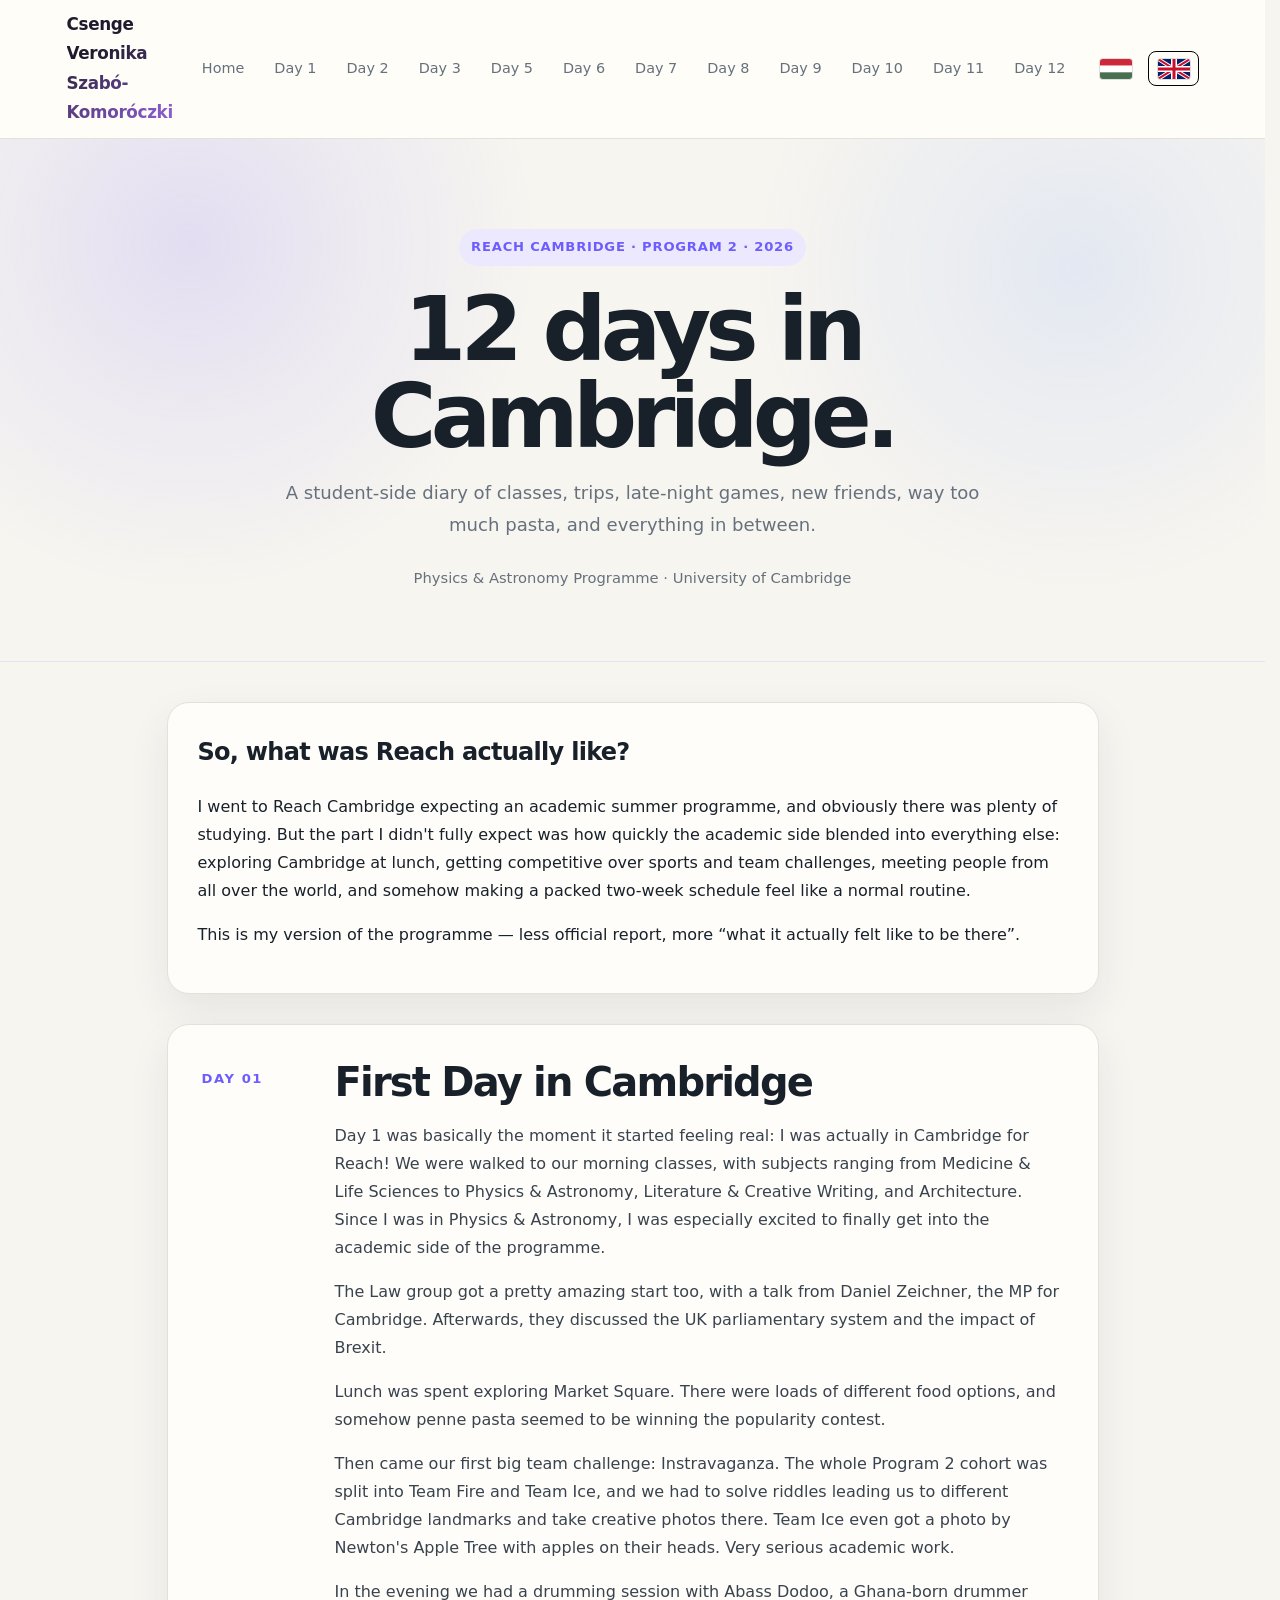
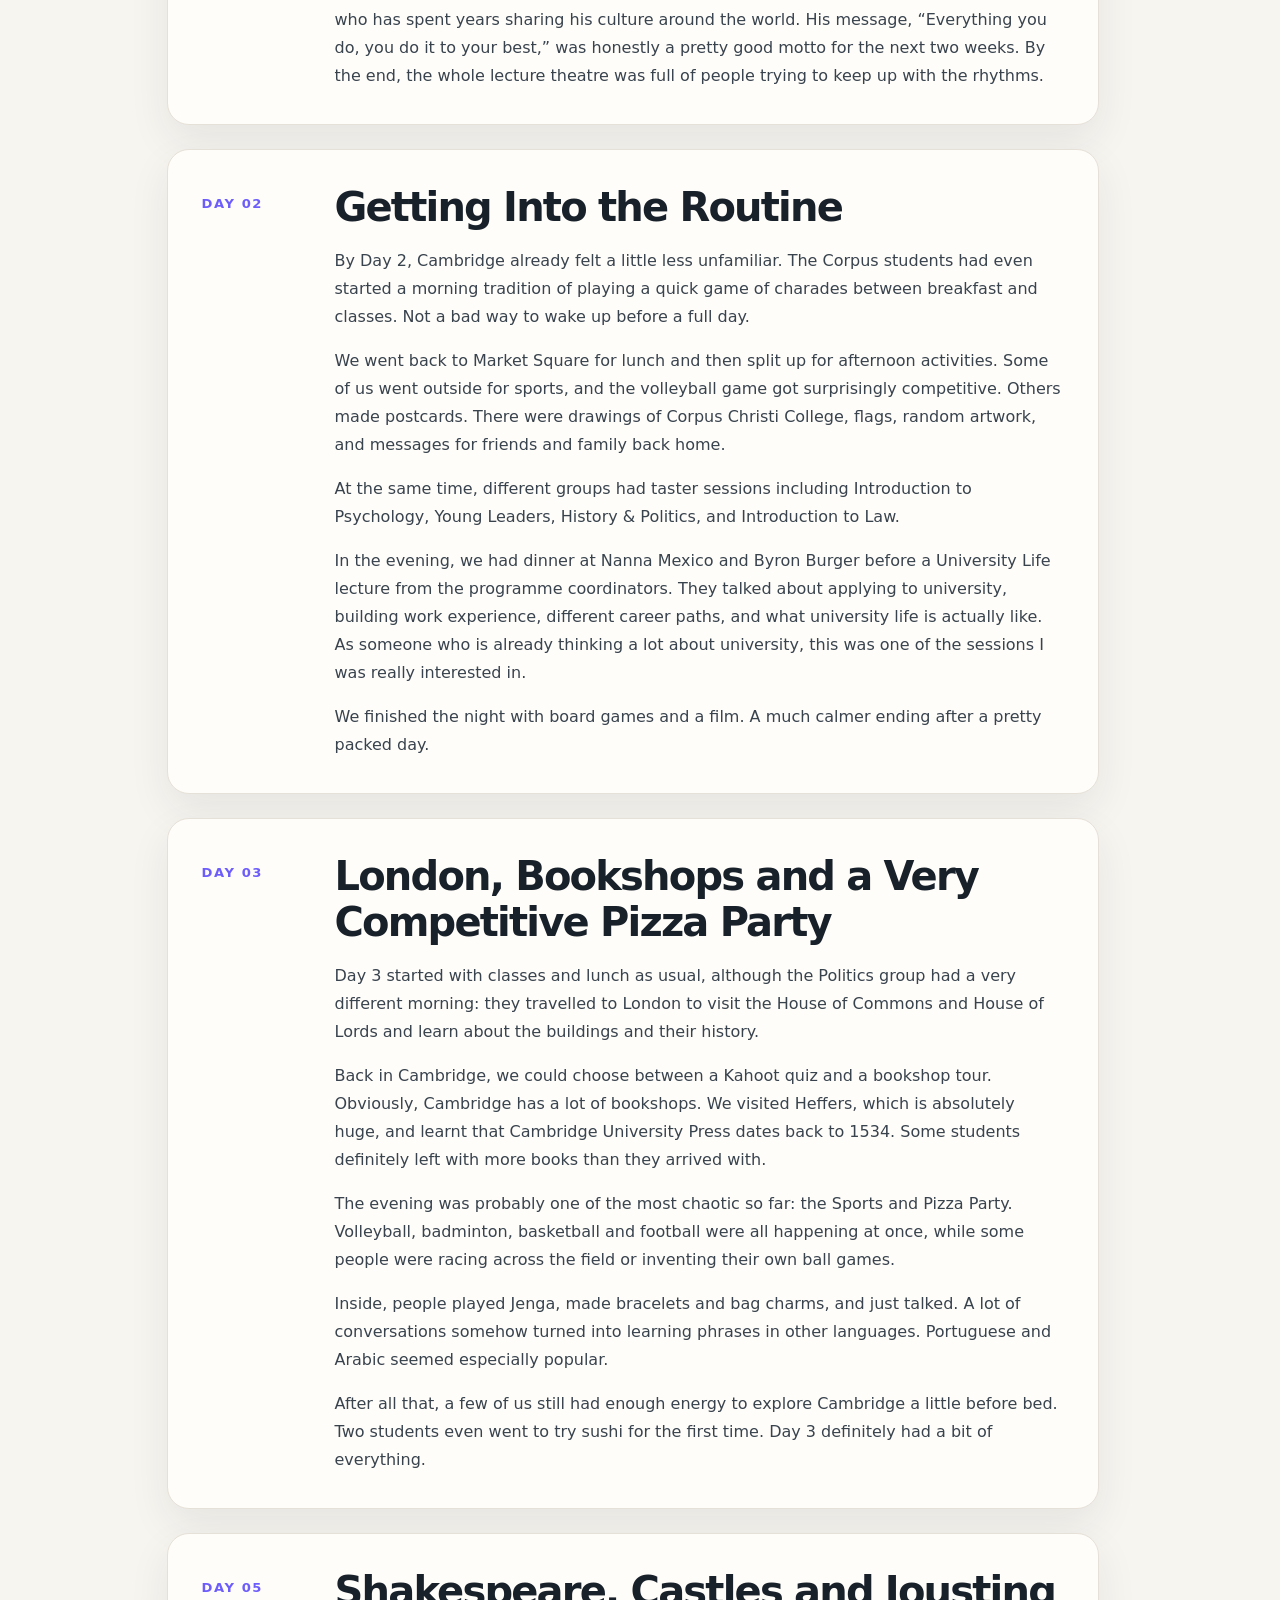
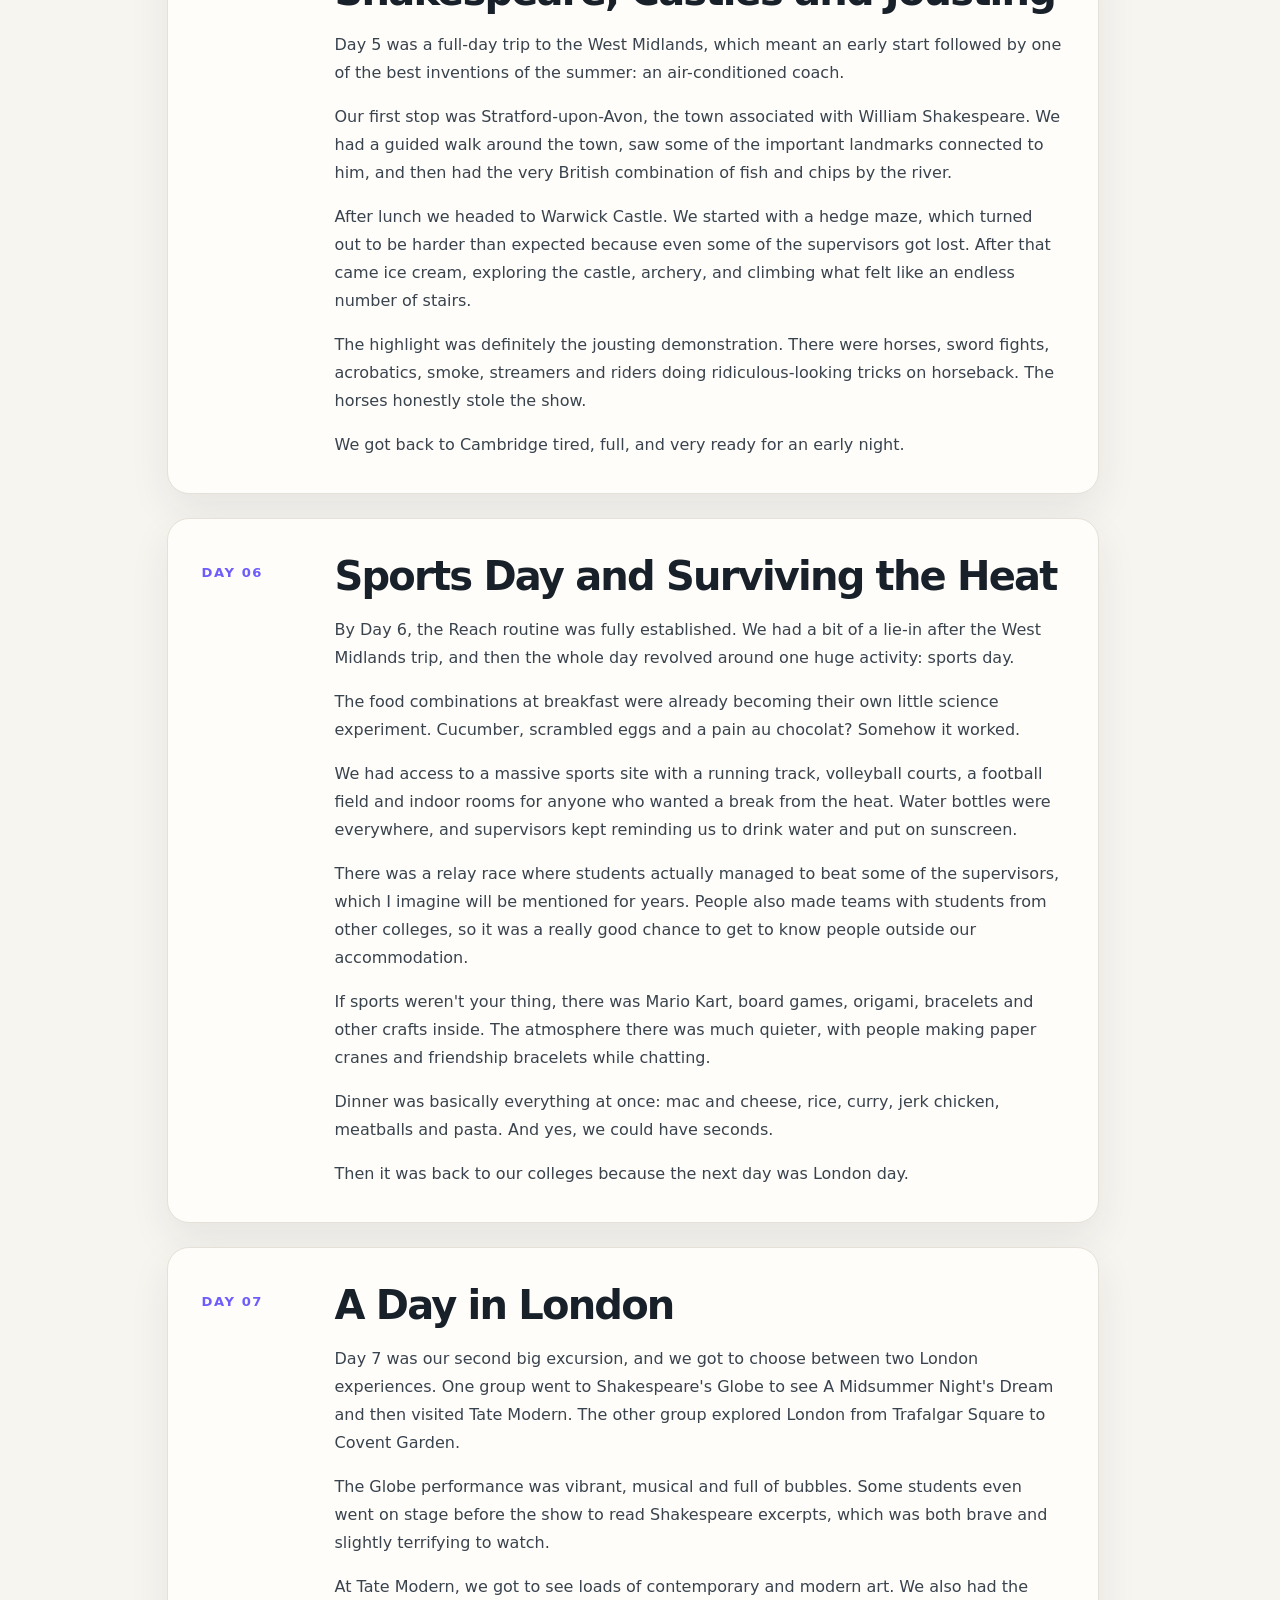
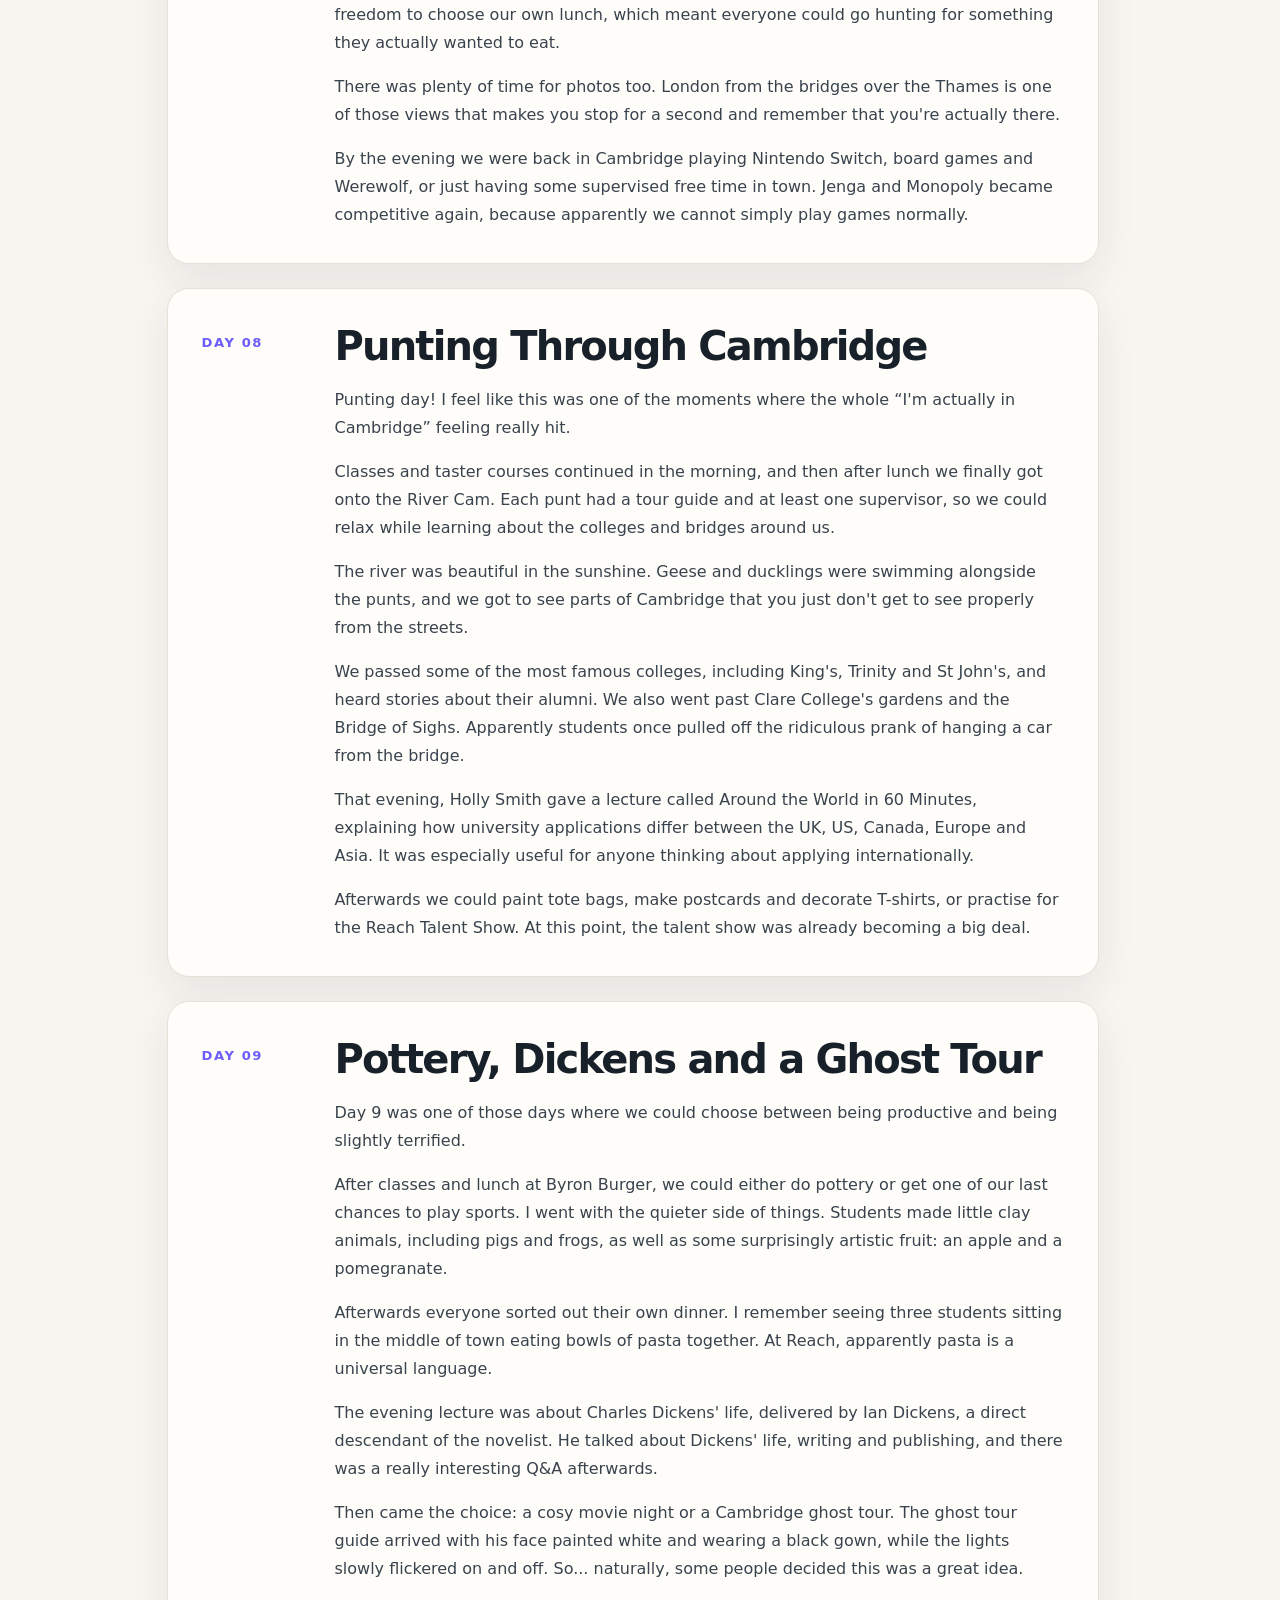
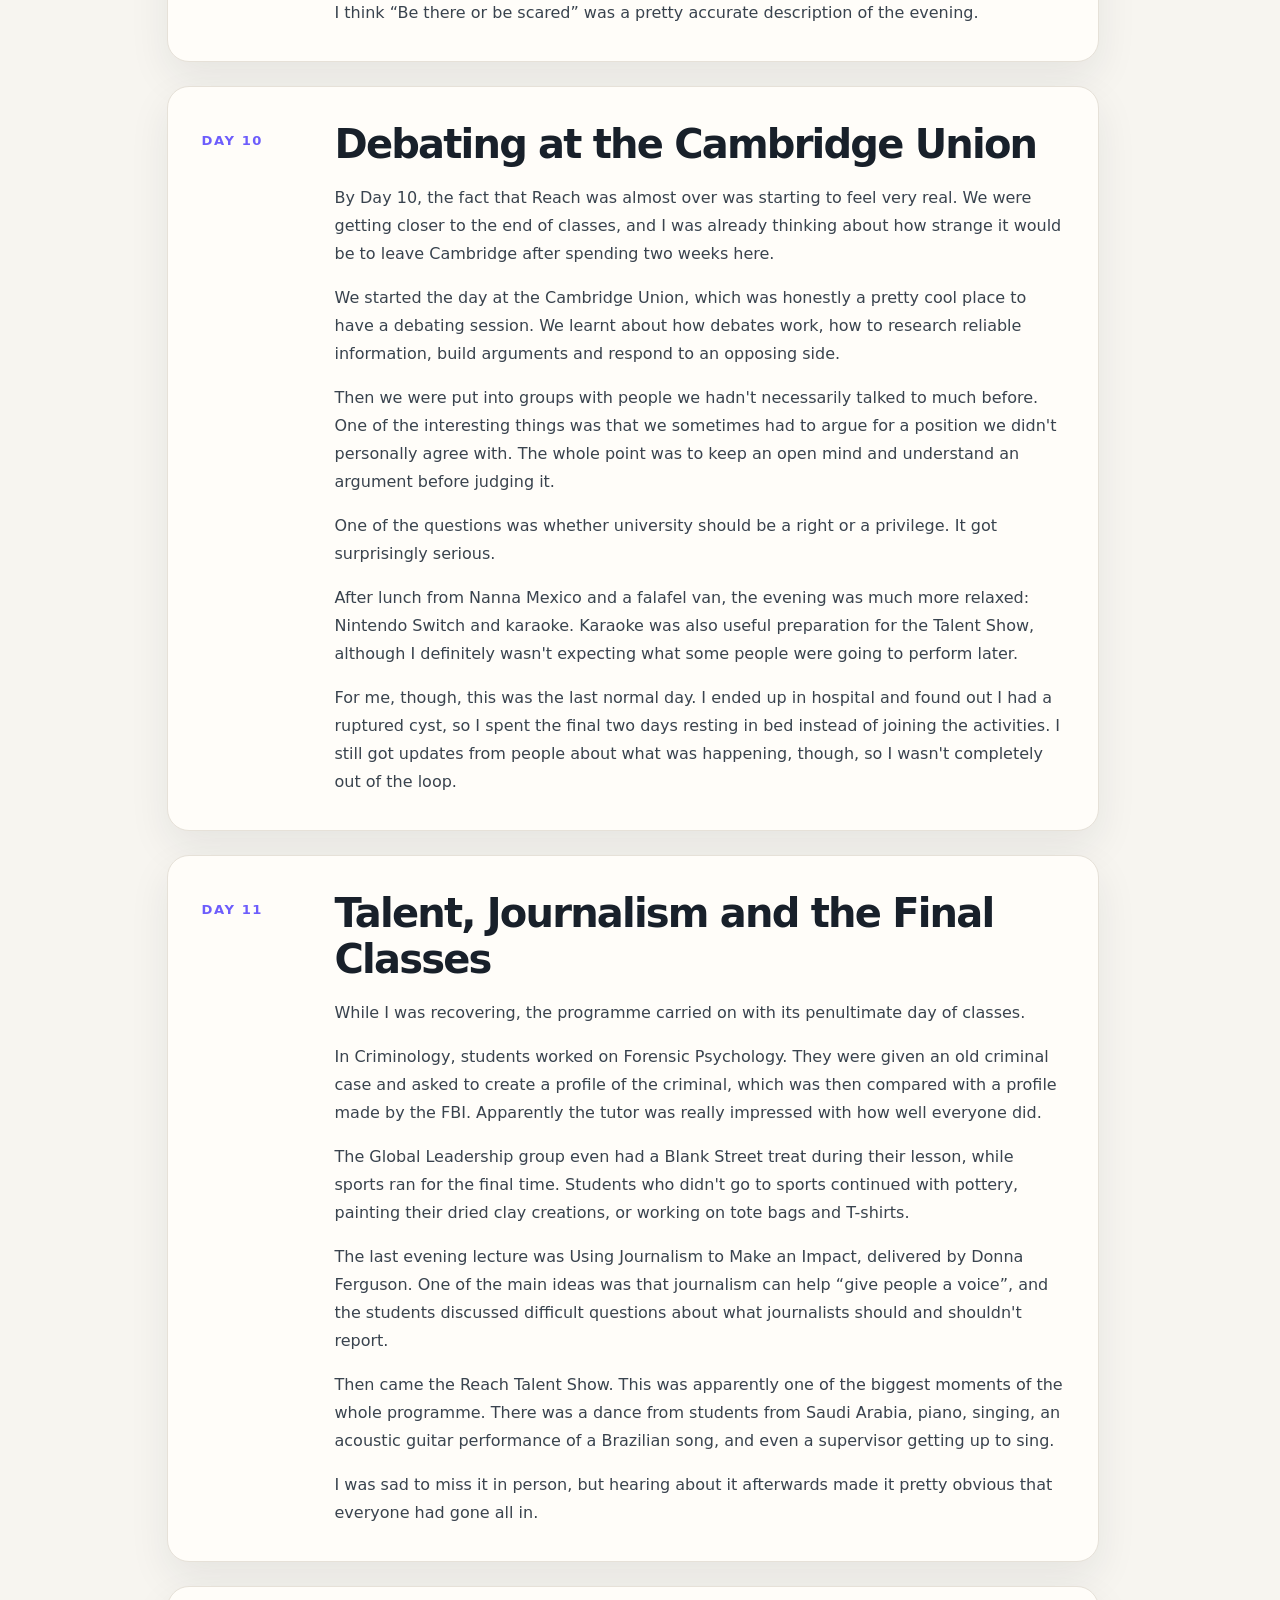
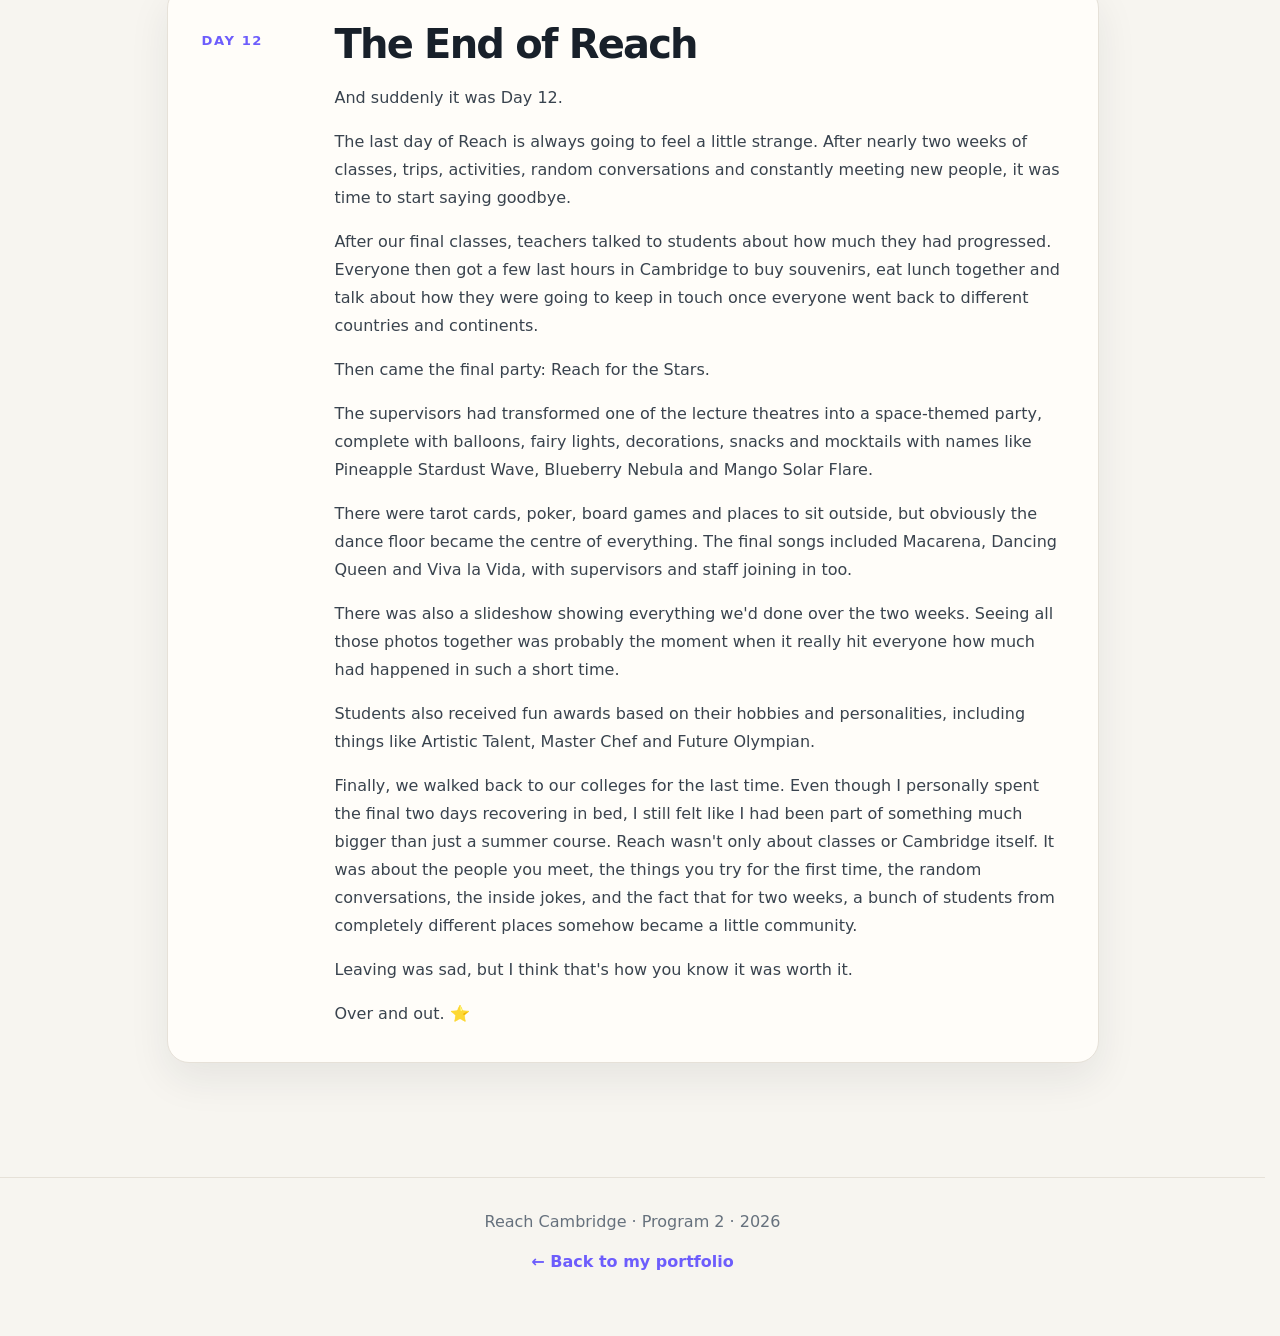
<file: blog.html>
<!DOCTYPE html>
<html lang="en">
<head>
<meta charset="UTF-8">
<meta name="viewport" content="width=device-width, initial-scale=1.0">
<link rel="stylesheet" href="style.css">
<script src="translations.js" defer></script>
<title data-i18n="blogPageTitle">Reach Cambridge — My 12 Days in Cambridge</title>
<style>
  :root {
    --bg: #f7f5f0;
    --paper: #fffdf9;
    --ink: #18202a;
    --muted: #66717d;
    --accent: #6d5dfc;
    --accent-soft: #ece9ff;
    --line: #e6e1d8;
    --shadow: 0 16px 40px rgba(30, 35, 45, .08);
  }
  * { box-sizing: border-box; }
  html { scroll-behavior: smooth; }
  body {
    margin: 0;
    background: var(--bg);
    color: var(--ink);
    font-family: Inter, ui-sans-serif, system-ui, -apple-system, BlinkMacSystemFont, "Segoe UI", sans-serif;
    line-height: 1.75;
  }
  a { color: inherit; }
  .nav {
    position: sticky;
    top: 0;
    z-index: 20;
    background: rgba(255,253,249,.92);
    backdrop-filter: blur(12px);
    border-bottom: 1px solid var(--line);
  }
  .nav-inner {
    max-width: 1180px;
    margin: auto;
    padding: 10px 24px;
    display: flex;
    justify-content: space-between;
    align-items: center;
    gap: 20px;
  }
  .brand { text-decoration: none; font-weight: 800; letter-spacing: -.02em; }
  .brand span { color: var(--accent); }
  .blog-nav-actions {
    display: flex;
    align-items: center;
    gap: 16px;
    flex-wrap: nowrap;
  }
  .nav-links {
    display: flex;
    gap: 12px;
    overflow-x: auto;
    white-space: nowrap;
    scrollbar-width: none;
  }
  .nav-links::-webkit-scrollbar { display:none; }
  .nav-links a {
    text-decoration: none;
    color: var(--muted);
    font-size: .9rem;
    padding: 6px 9px;
    border-radius: 8px;
  }
  .nav-links a:hover { background: var(--accent-soft); color: var(--accent); }
  .nav-links a.active-page { color: var(--accent); font-weight: 700; }
  .language-switcher {
    display: flex;
    align-items: center;
    gap: .35rem;
    flex-shrink: 0;
  }
  .language-switcher button {
    border: 1px solid transparent;
    background: transparent;
    font: inherit;
    cursor: pointer;
    display: flex;
    align-items: center;
    gap: .3rem;
    padding: .4rem .55rem;
    border-radius: .5rem;
    transition: background-color .2s ease, border-color .2s ease, transform .2s ease;
  }
  .language-switcher button:hover { transform: translateY(-1px); }
  .language-switcher button.active { border-color: currentColor; }
  .hero {
    min-height: 58vh;
    display: grid;
    place-items: center;
    padding: 90px 24px 70px;
    background:
      radial-gradient(circle at 15% 20%, rgba(109,93,252,.15), transparent 30%),
      radial-gradient(circle at 85% 25%, rgba(65,125,255,.11), transparent 28%),
      var(--bg);
  }
  .hero-inner { max-width: 900px; text-align: center; }
  .eyebrow {
    display: inline-block;
    padding: 7px 12px;
    border-radius: 999px;
    background: var(--accent-soft);
    color: var(--accent);
    font-weight: 750;
    font-size: .82rem;
    letter-spacing: .06em;
    text-transform: uppercase;
  }
  h1 {
    margin: 20px 0 16px;
    font-size: clamp(2.8rem, 7vw, 5.7rem);
    line-height: .98;
    letter-spacing: -.065em;
  }
  .hero p {
    max-width: 720px;
    margin: 0 auto;
    color: var(--muted);
    font-size: 1.13rem;
  }
  .hero-meta {
    margin-top: 25px !important;
    font-size: .92rem !important;
  }
  main { max-width: 980px; margin: 0 auto; padding: 40px 24px 90px; }
  .intro {
    background: var(--paper);
    border: 1px solid var(--line);
    border-radius: 22px;
    padding: 28px 30px;
    margin-bottom: 30px;
    box-shadow: var(--shadow);
  }
  .intro h2 { margin-top: 0; letter-spacing: -.03em; }
  .day-card {
    display: grid;
    grid-template-columns: 105px 1fr;
    gap: 28px;
    background: var(--paper);
    border: 1px solid var(--line);
    border-radius: 22px;
    padding: 34px;
    margin: 24px 0;
    box-shadow: var(--shadow);
    scroll-margin-top: 85px;
  }
  .day-number {
    color: var(--accent);
    font-weight: 850;
    font-size: .82rem;
    letter-spacing: .12em;
    padding-top: 9px;
  }
  .day-content h2 {
    margin: 0 0 17px;
    font-size: clamp(1.7rem, 4vw, 2.5rem);
    line-height: 1.15;
    letter-spacing: -.045em;
  }
  .day-content p { margin: 0 0 16px; color: #39434e; }
  .day-content p:last-child { margin-bottom: 0; }
  strong { color: var(--ink); }
  footer {
    text-align: center;
    color: var(--muted);
    padding: 30px 24px 60px;
    border-top: 1px solid var(--line);
  }
  .back {
    display: inline-block;
    margin-top: 12px;
    text-decoration: none;
    color: var(--accent);
    font-weight: 700;
  }
  @media (max-width: 720px) {
    .nav { backdrop-filter: none; }
    .nav-inner { align-items: center; flex-direction: row; }
    .blog-nav-actions { min-width: 0; }
    .nav-links { max-width: 58vw; }
    .language-switcher span { display: none; }
    .hero { min-height: 52vh; padding-top: 65px; }
    .day-card { grid-template-columns: 1fr; gap: 6px; padding: 25px; }
    .day-number { padding-top: 0; }
  }
</style>
</head>
<body>
<nav class="nav">
  <div class="nav-inner">

    <a class="brand" href="index.html">
      <span data-i18n="brandName">Csenge Veronika Szabó-Komoróczki</span>
    </a>

    <button class="menu-toggle" type="button" aria-label="Open navigation" aria-expanded="false" aria-controls="site-navigation">
      <span></span><span></span><span></span>
    </button>

    <div class="blog-nav-actions" id="site-navigation" role="dialog" aria-modal="true" aria-label="Navigation" aria-hidden="true">
      <button class="menu-close" type="button" aria-label="Close navigation">&times;</button>

      <div class="nav-links">

        <a href="index.html" data-i18n="navHome">
          Home
        </a>

        <a href="#day-1">Day 1</a>
        <a href="#day-2">Day 2</a>
        <a href="#day-3">Day 3</a>
        <a href="#day-5">Day 5</a>
        <a href="#day-6">Day 6</a>
        <a href="#day-7">Day 7</a>
        <a href="#day-8">Day 8</a>
        <a href="#day-9">Day 9</a>
        <a href="#day-10">Day 10</a>
        <a href="#day-11">Day 11</a>
        <a href="#day-12">Day 12</a>

      </div>

      <div class="language-switcher" data-i18n-aria-label="languageLabel" aria-label="Language">

        <button
          type="button"
          data-language="hu"
          aria-label="Magyar"
        >
          <svg class="flag-icon" viewBox="0 0 32 20" role="img" aria-hidden="true"><rect width="32" height="6.67" fill="#ce2939"/><rect y="6.67" width="32" height="6.66" fill="#fff"/><rect y="13.33" width="32" height="6.67" fill="#477050"/></svg>
        </button>

        <button
          type="button"
          data-language="en"
          aria-label="English"
        >
          <svg class="flag-icon" viewBox="0 0 32 20" role="img" aria-hidden="true"><rect width="32" height="20" fill="#012169"/><path d="M0 0 32 20M32 0 0 20" stroke="#fff" stroke-width="4"/><path d="M0 0 32 20M32 0 0 20" stroke="#c8102e" stroke-width="2"/><path d="M16 0v20M0 10h32" stroke="#fff" stroke-width="6"/><path d="M16 0v20M0 10h32" stroke="#c8102e" stroke-width="3"/></svg>
        </button>

      </div>

    </div>

  </div>
</nav>
<div class="nav-overlay" aria-hidden="true"></div>

<header class="hero">
  <div class="hero-inner">
    <span class="eyebrow" data-i18n="blogEyebrow">Reach Cambridge · Program 2 · 2026</span>
    <h1 data-i18n="blogTitle">12 days in Cambridge.</h1>
    <p data-i18n="blogSubtitle">A student-side diary of classes, trips, late-night games, new friends, way too much pasta, and everything in between.</p>
    <p class="hero-meta" data-i18n="blogHeroMeta">Physics &amp; Astronomy Programme · University of Cambridge</p>
  </div>
</header>

<main>
  <section class="intro">
    <h2 data-i18n="blogIntroTitle">So, what was Reach actually like?</h2>
    <p data-i18n="blogIntroP1">I went to Reach Cambridge expecting an academic summer programme, and obviously there was plenty of studying. But the part I didn't fully expect was how quickly the academic side blended into everything else: exploring Cambridge at lunch, getting competitive over sports and team challenges, meeting people from all over the world, and somehow making a packed two-week schedule feel like a normal routine.</p>
    <p data-i18n="blogIntroP2">This is my version of the programme — less official report, more “what it actually felt like to be there”. </p>
  </section>

  
    <article class="day-card" id="day-1">
      <div class="day-number">DAY 01</div>
      <div class="day-content">
        <h2 data-i18n="blogDay1Title">First Day in Cambridge</h2>
        
<p data-i18n="blogDay1P1">Day 1 was basically the moment it started feeling real: I was actually in Cambridge for Reach! We were walked to our morning classes, with subjects ranging from Medicine &amp; Life Sciences to Physics &amp; Astronomy, Literature &amp; Creative Writing, and Architecture. Since I was in Physics &amp; Astronomy, I was especially excited to finally get into the academic side of the programme.</p>
<p data-i18n="blogDay1P2">The Law group got a pretty amazing start too, with a talk from Daniel Zeichner, the MP for Cambridge. Afterwards, they discussed the UK parliamentary system and the impact of Brexit.</p>
<p data-i18n="blogDay1P3">Lunch was spent exploring Market Square. There were loads of different food options, and somehow penne pasta seemed to be winning the popularity contest.</p>
<p data-i18n="blogDay1P4">Then came our first big team challenge: <strong>Instravaganza</strong>. The whole Program 2 cohort was split into Team Fire and Team Ice, and we had to solve riddles leading us to different Cambridge landmarks and take creative photos there. Team Ice even got a photo by Newton's Apple Tree with apples on their heads. Very serious academic work.</p>
<p data-i18n="blogDay1P5">In the evening we had a drumming session with Abass Dodoo, a Ghana-born drummer who has spent years sharing his culture around the world. His message, <em>“Everything you do, you do it to your best,”</em> was honestly a pretty good motto for the next two weeks. By the end, the whole lecture theatre was full of people trying to keep up with the rhythms.</p>

      </div>
    </article>
    <article class="day-card" id="day-2">
      <div class="day-number">DAY 02</div>
      <div class="day-content">
        <h2 data-i18n="blogDay2Title">Getting Into the Routine</h2>
        
<p data-i18n="blogDay2P1">By Day 2, Cambridge already felt a little less unfamiliar. The Corpus students had even started a morning tradition of playing a quick game of charades between breakfast and classes. Not a bad way to wake up before a full day.</p>
<p data-i18n="blogDay2P2">We went back to Market Square for lunch and then split up for afternoon activities. Some of us went outside for sports, and the volleyball game got surprisingly competitive. Others made postcards. There were drawings of Corpus Christi College, flags, random artwork, and messages for friends and family back home.</p>
<p data-i18n="blogDay2P3">At the same time, different groups had taster sessions including Introduction to Psychology, Young Leaders, History &amp; Politics, and Introduction to Law.</p>
<p data-i18n="blogDay2P4">In the evening, we had dinner at Nanna Mexico and Byron Burger before a University Life lecture from the programme coordinators. They talked about applying to university, building work experience, different career paths, and what university life is actually like. As someone who is already thinking a lot about university, this was one of the sessions I was really interested in.</p>
<p data-i18n="blogDay2P5">We finished the night with board games and a film. A much calmer ending after a pretty packed day.</p>

      </div>
    </article>
    <article class="day-card" id="day-3">
      <div class="day-number">DAY 03</div>
      <div class="day-content">
        <h2 data-i18n="blogDay3Title">London, Bookshops and a Very Competitive Pizza Party</h2>
        
<p data-i18n="blogDay3P1">Day 3 started with classes and lunch as usual, although the Politics group had a very different morning: they travelled to London to visit the House of Commons and House of Lords and learn about the buildings and their history.</p>
<p data-i18n="blogDay3P2">Back in Cambridge, we could choose between a Kahoot quiz and a bookshop tour. Obviously, Cambridge has <em>a lot</em> of bookshops. We visited Heffers, which is absolutely huge, and learnt that Cambridge University Press dates back to 1534. Some students definitely left with more books than they arrived with.</p>
<p data-i18n="blogDay3P3">The evening was probably one of the most chaotic so far: the <strong>Sports and Pizza Party</strong>. Volleyball, badminton, basketball and football were all happening at once, while some people were racing across the field or inventing their own ball games.</p>
<p data-i18n="blogDay3P4">Inside, people played Jenga, made bracelets and bag charms, and just talked. A lot of conversations somehow turned into learning phrases in other languages. Portuguese and Arabic seemed especially popular.</p>
<p data-i18n="blogDay3P5">After all that, a few of us still had enough energy to explore Cambridge a little before bed. Two students even went to try sushi for the first time. Day 3 definitely had a bit of everything.</p>

      </div>
    </article>
    <article class="day-card" id="day-5">
      <div class="day-number">DAY 05</div>
      <div class="day-content">
        <h2 data-i18n="blogDay5Title">Shakespeare, Castles and Jousting</h2>
        
<p>Day 5 was a full-day trip to the West Midlands, which meant an early start followed by one of the best inventions of the summer: an air-conditioned coach.</p>
<p>Our first stop was Stratford-upon-Avon, the town associated with William Shakespeare. We had a guided walk around the town, saw some of the important landmarks connected to him, and then had the very British combination of fish and chips by the river.</p>
<p>After lunch we headed to Warwick Castle. We started with a hedge maze, which turned out to be harder than expected because even some of the supervisors got lost. After that came ice cream, exploring the castle, archery, and climbing what felt like an endless number of stairs.</p>
<p>The highlight was definitely the <strong>jousting demonstration</strong>. There were horses, sword fights, acrobatics, smoke, streamers and riders doing ridiculous-looking tricks on horseback. The horses honestly stole the show.</p>
<p>We got back to Cambridge tired, full, and very ready for an early night.</p>

      </div>
    </article>
    <article class="day-card" id="day-6">
      <div class="day-number">DAY 06</div>
      <div class="day-content">
        <h2 data-i18n="blogDay6Title">Sports Day and Surviving the Heat</h2>
        
<p>By Day 6, the Reach routine was fully established. We had a bit of a lie-in after the West Midlands trip, and then the whole day revolved around one huge activity: sports day.</p>
<p>The food combinations at breakfast were already becoming their own little science experiment. Cucumber, scrambled eggs and a pain au chocolat? Somehow it worked.</p>
<p>We had access to a massive sports site with a running track, volleyball courts, a football field and indoor rooms for anyone who wanted a break from the heat. Water bottles were everywhere, and supervisors kept reminding us to drink water and put on sunscreen.</p>
<p>There was a relay race where students actually managed to beat some of the supervisors, which I imagine will be mentioned for years. People also made teams with students from other colleges, so it was a really good chance to get to know people outside our accommodation.</p>
<p>If sports weren't your thing, there was Mario Kart, board games, origami, bracelets and other crafts inside. The atmosphere there was much quieter, with people making paper cranes and friendship bracelets while chatting.</p>
<p>Dinner was basically everything at once: mac and cheese, rice, curry, jerk chicken, meatballs and pasta. And yes, we could have seconds.</p>
<p>Then it was back to our colleges because the next day was <strong>London day</strong>.</p>

      </div>
    </article>
    <article class="day-card" id="day-7">
      <div class="day-number">DAY 07</div>
      <div class="day-content">
        <h2 data-i18n="blogDay7Title">A Day in London</h2>
        
<p>Day 7 was our second big excursion, and we got to choose between two London experiences. One group went to Shakespeare's Globe to see <em>A Midsummer Night's Dream</em> and then visited Tate Modern. The other group explored London from Trafalgar Square to Covent Garden.</p>
<p>The Globe performance was vibrant, musical and full of bubbles. Some students even went on stage before the show to read Shakespeare excerpts, which was both brave and slightly terrifying to watch.</p>
<p>At Tate Modern, we got to see loads of contemporary and modern art. We also had the freedom to choose our own lunch, which meant everyone could go hunting for something they actually wanted to eat.</p>
<p>There was plenty of time for photos too. London from the bridges over the Thames is one of those views that makes you stop for a second and remember that you're actually there.</p>
<p>By the evening we were back in Cambridge playing Nintendo Switch, board games and Werewolf, or just having some supervised free time in town. Jenga and Monopoly became competitive again, because apparently we cannot simply play games normally.</p>

      </div>
    </article>
    <article class="day-card" id="day-8">
      <div class="day-number">DAY 08</div>
      <div class="day-content">
        <h2 data-i18n="blogDay8Title">Punting Through Cambridge</h2>
        
<p><strong>Punting day!</strong> I feel like this was one of the moments where the whole “I'm actually in Cambridge” feeling really hit.</p>
<p>Classes and taster courses continued in the morning, and then after lunch we finally got onto the River Cam. Each punt had a tour guide and at least one supervisor, so we could relax while learning about the colleges and bridges around us.</p>
<p>The river was beautiful in the sunshine. Geese and ducklings were swimming alongside the punts, and we got to see parts of Cambridge that you just don't get to see properly from the streets.</p>
<p>We passed some of the most famous colleges, including King's, Trinity and St John's, and heard stories about their alumni. We also went past Clare College's gardens and the Bridge of Sighs. Apparently students once pulled off the ridiculous prank of hanging a car from the bridge.</p>
<p>That evening, Holly Smith gave a lecture called <strong>Around the World in 60 Minutes</strong>, explaining how university applications differ between the UK, US, Canada, Europe and Asia. It was especially useful for anyone thinking about applying internationally.</p>
<p>Afterwards we could paint tote bags, make postcards and decorate T-shirts, or practise for the Reach Talent Show. At this point, the talent show was already becoming a big deal.</p>

      </div>
    </article>
    <article class="day-card" id="day-9">
      <div class="day-number">DAY 09</div>
      <div class="day-content">
        <h2 data-i18n="blogDay9Title">Pottery, Dickens and a Ghost Tour</h2>
        
<p>Day 9 was one of those days where we could choose between being productive and being slightly terrified.</p>
<p>After classes and lunch at Byron Burger, we could either do pottery or get one of our last chances to play sports. I went with the quieter side of things. Students made little clay animals, including pigs and frogs, as well as some surprisingly artistic fruit: an apple and a pomegranate.</p>
<p>Afterwards everyone sorted out their own dinner. I remember seeing three students sitting in the middle of town eating bowls of pasta together. At Reach, apparently pasta is a universal language.</p>
<p>The evening lecture was about <strong>Charles Dickens' life</strong>, delivered by Ian Dickens, a direct descendant of the novelist. He talked about Dickens' life, writing and publishing, and there was a really interesting Q&amp;A afterwards.</p>
<p>Then came the choice: a cosy movie night or a Cambridge ghost tour. The ghost tour guide arrived with his face painted white and wearing a black gown, while the lights slowly flickered on and off. So... naturally, some people decided this was a great idea.</p>
<p>I think “Be there or be scared” was a pretty accurate description of the evening.</p>

      </div>
    </article>
    <article class="day-card" id="day-10">
      <div class="day-number">DAY 10</div>
      <div class="day-content">
        <h2 data-i18n="blogDay10Title">Debating at the Cambridge Union</h2>
        
<p>By Day 10, the fact that Reach was almost over was starting to feel very real. We were getting closer to the end of classes, and I was already thinking about how strange it would be to leave Cambridge after spending two weeks here.</p>
<p>We started the day at the <strong>Cambridge Union</strong>, which was honestly a pretty cool place to have a debating session. We learnt about how debates work, how to research reliable information, build arguments and respond to an opposing side.</p>
<p>Then we were put into groups with people we hadn't necessarily talked to much before. One of the interesting things was that we sometimes had to argue for a position we didn't personally agree with. The whole point was to keep an open mind and understand an argument before judging it.</p>
<p>One of the questions was whether university should be a right or a privilege. It got surprisingly serious.</p>
<p>After lunch from Nanna Mexico and a falafel van, the evening was much more relaxed: Nintendo Switch and karaoke. Karaoke was also useful preparation for the Talent Show, although I definitely wasn't expecting what some people were going to perform later.</p>
<p><strong>For me, though, this was the last normal day.</strong> I ended up in hospital and found out I had a ruptured cyst, so I spent the final two days resting in bed instead of joining the activities. I still got updates from people about what was happening, though, so I wasn't completely out of the loop.</p>

      </div>
    </article>
    <article class="day-card" id="day-11">
      <div class="day-number">DAY 11</div>
      <div class="day-content">
        <h2 data-i18n="blogDay11Title">Talent, Journalism and the Final Classes</h2>
        
<p>While I was recovering, the programme carried on with its penultimate day of classes.</p>
<p>In Criminology, students worked on <strong>Forensic Psychology</strong>. They were given an old criminal case and asked to create a profile of the criminal, which was then compared with a profile made by the FBI. Apparently the tutor was really impressed with how well everyone did.</p>
<p>The Global Leadership group even had a Blank Street treat during their lesson, while sports ran for the final time. Students who didn't go to sports continued with pottery, painting their dried clay creations, or working on tote bags and T-shirts.</p>
<p>The last evening lecture was <strong>Using Journalism to Make an Impact</strong>, delivered by Donna Ferguson. One of the main ideas was that journalism can help “give people a voice”, and the students discussed difficult questions about what journalists should and shouldn't report.</p>
<p>Then came the <strong>Reach Talent Show</strong>. This was apparently one of the biggest moments of the whole programme. There was a dance from students from Saudi Arabia, piano, singing, an acoustic guitar performance of a Brazilian song, and even a supervisor getting up to sing.</p>
<p>I was sad to miss it in person, but hearing about it afterwards made it pretty obvious that everyone had gone all in.</p>

      </div>
    </article>
    <article class="day-card" id="day-12">
      <div class="day-number">DAY 12</div>
      <div class="day-content">
        <h2 data-i18n="blogDay12Title">The End of Reach</h2>
        
<p>And suddenly it was Day 12.</p>
<p>The last day of Reach is always going to feel a little strange. After nearly two weeks of classes, trips, activities, random conversations and constantly meeting new people, it was time to start saying goodbye.</p>
<p>After our final classes, teachers talked to students about how much they had progressed. Everyone then got a few last hours in Cambridge to buy souvenirs, eat lunch together and talk about how they were going to keep in touch once everyone went back to different countries and continents.</p>
<p>Then came the final party: <strong>Reach for the Stars</strong>.</p>
<p>The supervisors had transformed one of the lecture theatres into a space-themed party, complete with balloons, fairy lights, decorations, snacks and mocktails with names like Pineapple Stardust Wave, Blueberry Nebula and Mango Solar Flare.</p>
<p>There were tarot cards, poker, board games and places to sit outside, but obviously the dance floor became the centre of everything. The final songs included <em>Macarena</em>, <em>Dancing Queen</em> and <em>Viva la Vida</em>, with supervisors and staff joining in too.</p>
<p>There was also a slideshow showing everything we'd done over the two weeks. Seeing all those photos together was probably the moment when it really hit everyone how much had happened in such a short time.</p>
<p>Students also received fun awards based on their hobbies and personalities, including things like Artistic Talent, Master Chef and Future Olympian.</p>
<p>Finally, we walked back to our colleges for the last time. Even though I personally spent the final two days recovering in bed, I still felt like I had been part of something much bigger than just a summer course. Reach wasn't only about classes or Cambridge itself. It was about the people you meet, the things you try for the first time, the random conversations, the inside jokes, and the fact that for two weeks, a bunch of students from completely different places somehow became a little community.</p>
<p>Leaving was sad, but I think that's how you know it was worth it.</p>
<p><strong>Over and out. ⭐</strong></p>

      </div>
    </article>
</main>

<footer>
  <div data-i18n="blogFooter">Reach Cambridge · Program 2 · 2026</div>
  <a class="back" href="index.html" data-i18n="blogBack">← Back to my portfolio</a>
</footer>
</body>
</html>
</file>
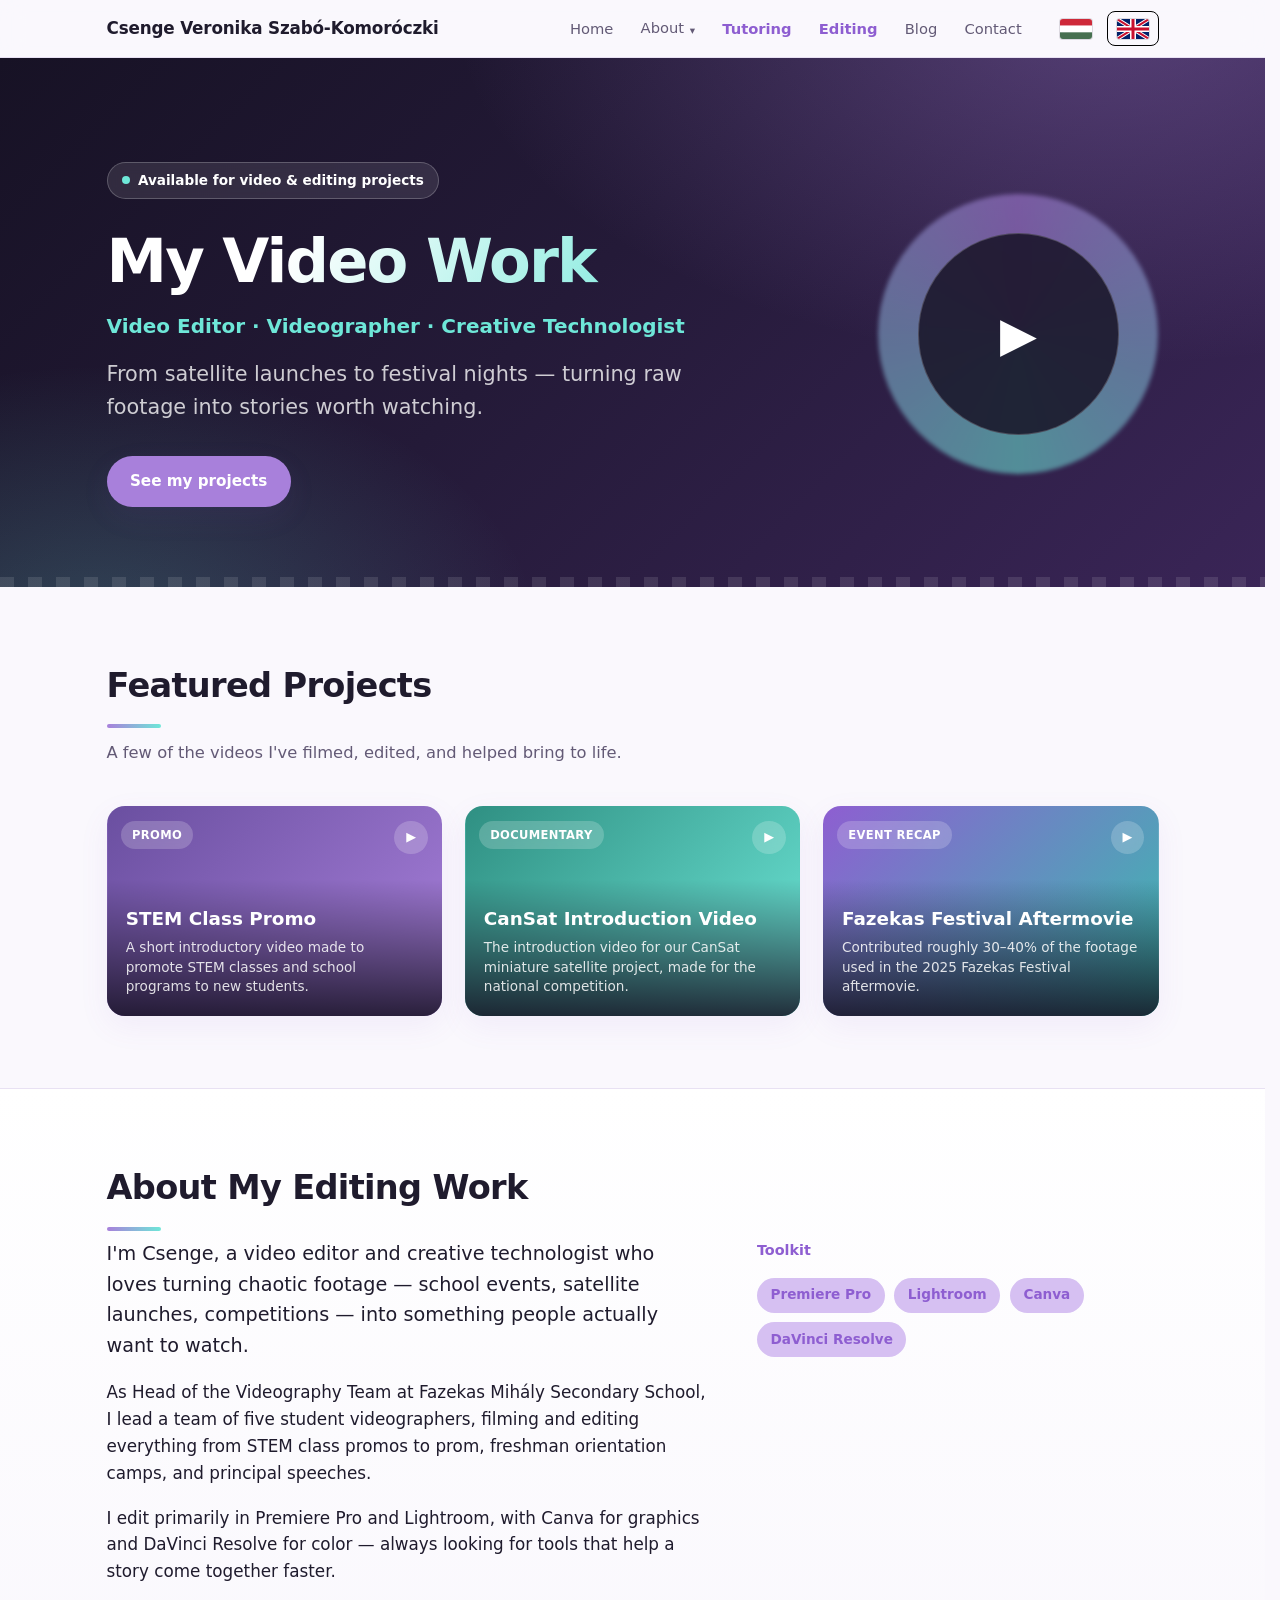
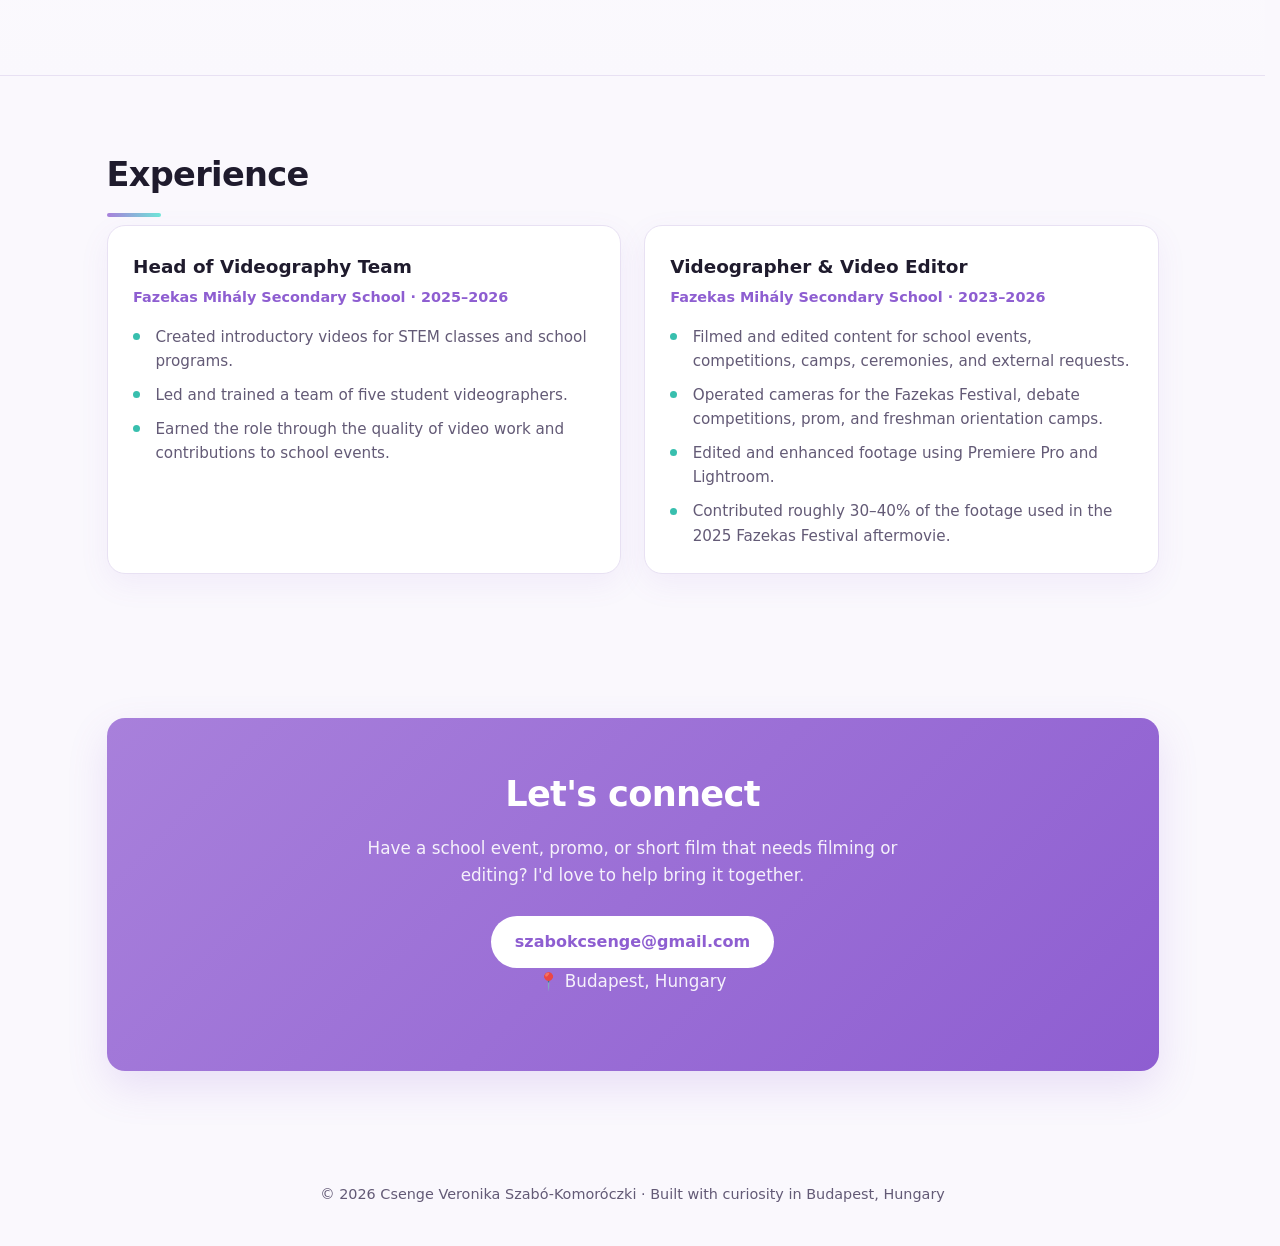
<file: editing-portfolio.html>
<!DOCTYPE html>
<html lang="en">
<head>
<meta charset="UTF-8" />
<meta name="viewport" content="width=device-width, initial-scale=1.0" />
<title data-i18n="editPageTitle">Video Editing Portfolio — Csenge Veronika Szabó-Komoróczki</title>
<link rel="stylesheet" href="style.css" />
<style>
  /* =========================================================
     PAGE-SPECIFIC STYLES — Editing Portfolio
     Built on top of the shared design tokens in style.css
     (var(--primary), var(--accent), var(--surface) etc.)
     ========================================================= */

  /* ---- Reel hero (Netflix-inspired banner) ---- */
  .reel-hero {
    position: relative;
    overflow: hidden;
    background:
      radial-gradient(1100px 600px at 88% -10%, rgba(168,128,219,0.35), transparent 60%),
      radial-gradient(800px 500px at 8% 110%, rgba(110,231,216,0.22), transparent 55%),
      linear-gradient(135deg, #171225 0%, #241a38 45%, #3a2557 100%);
    color: #fff;
    padding: 6.5rem 0 5rem;
  }
  .reel-hero::after {
    content: '';
    position: absolute;
    left: 0; right: 0; bottom: 0;
    height: 10px;
    background: repeating-linear-gradient(90deg, rgba(255,255,255,0.22) 0 14px, transparent 14px 28px);
    opacity: 0.5;
  }
  .reel-hero-inner {
    position: relative;
    z-index: 2;
    max-width: var(--maxw);
    margin: 0 auto;
    padding: 0 1.5rem;
    display: grid;
    grid-template-columns: 1fr;
    gap: 2.5rem;
    align-items: center;
  }
  .reel-badge {
    display: inline-flex;
    align-items: center;
    gap: 0.5rem;
    background: rgba(255,255,255,0.1);
    border: 1px solid rgba(255,255,255,0.22);
    color: #fff;
    font-size: 0.85rem;
    font-weight: 600;
    padding: 0.4rem 0.9rem;
    border-radius: 999px;
    backdrop-filter: blur(6px);
  }
  .reel-badge::before {
    content: '';
    width: 8px; height: 8px;
    border-radius: 50%;
    background: var(--accent);
  }
  .reel-title {
    font-size: clamp(2.2rem, 6vw, 3.8rem);
    font-weight: 800;
    letter-spacing: -0.03em;
    line-height: 1.1;
    margin: 1.5rem 0 0.5rem;
    padding: 0.08em 0 0.12em;
    background: linear-gradient(120deg, #fff 30%, var(--accent));
    -webkit-background-clip: text;
    background-clip: text;
    -webkit-text-fill-color: transparent;
  }
  .reel-role {
    font-size: clamp(1rem, 2.2vw, 1.25rem);
    font-weight: 600;
    color: var(--accent);
    margin: 0 0 1rem;
  }
  .reel-tagline {
    font-size: clamp(1.05rem, 2.2vw, 1.3rem);
    color: rgba(255,255,255,0.78);
    max-width: 52ch;
    margin: 0 0 2rem;
  }
  .reel-actions { display: flex; gap: 0.9rem; flex-wrap: wrap; }
  .btn-ghost-dark {
    background: rgba(255,255,255,0.06);
    color: #fff;
    border-color: rgba(255,255,255,0.35);
  }
  .btn-ghost-dark:hover { border-color: var(--accent); transform: translateY(-2px); }
  .reel-visual {
    justify-self: center;
    position: relative;
    width: clamp(180px, 32vw, 280px);
    aspect-ratio: 1;
  }
  .reel-visual-ring {
    position: absolute;
    inset: 0;
    border-radius: 50%;
    background: conic-gradient(from 0deg, var(--primary), var(--accent), var(--primary));
    opacity: 0.55;
    filter: blur(2px);
    animation: reel-spin 16s linear infinite;
  }
  .reel-visual-play {
    position: absolute;
    inset: 14%;
    border-radius: 50%;
    background: rgba(23, 18, 37, 0.85);
    border: 1px solid rgba(255,255,255,0.2);
    display: flex;
    align-items: center;
    justify-content: center;
    font-size: clamp(2rem, 5vw, 3rem);
    color: #fff;
    backdrop-filter: blur(4px);
  }
  @keyframes reel-spin { to { transform: rotate(360deg); } }
  @media (min-width: 900px) {
    .reel-hero-inner { grid-template-columns: 1.5fr 1fr; }
    .reel-visual { justify-self: end; }
  }

  /* ---- Project row (thumbnail cards) ---- */
  .project-row {
    display: grid;
    grid-template-columns: repeat(auto-fit, minmax(260px, 1fr));
    gap: 1.4rem;
  }
  .project-card {
    position: relative;
    display: flex;
    align-items: flex-end;
    aspect-ratio: 16 / 10;
    border-radius: var(--radius);
    overflow: hidden;
    padding: 1.2rem;
    color: #fff;
    text-decoration: none;
    box-shadow: var(--shadow);
    transition: transform 0.2s ease, box-shadow 0.2s ease;
    background-size: cover;
    background-position: center;
  }
  .project-card:hover { transform: translateY(-5px); box-shadow: var(--shadow-hover); }
  .project-card::before {
    content: '';
    position: absolute;
    inset: 0;
    background: linear-gradient(180deg, rgba(20,15,32,0) 35%, rgba(20,15,32,0.85) 100%);
  }
  .project-card--1 { background-image: linear-gradient(135deg, #6a4fa0, #a880db); }
  .project-card--2 { background-image: linear-gradient(135deg, #2f8f82, #6ee7d8); }
  .project-card--3 { background-image: linear-gradient(135deg, #8e5ed1, #38bfae); }
  .project-badge {
    position: absolute;
    top: 0.9rem;
    left: 0.9rem;
    z-index: 2;
    background: rgba(255,255,255,0.2);
    backdrop-filter: blur(6px);
    padding: 0.3rem 0.7rem;
    border-radius: 999px;
    font-size: 0.72rem;
    font-weight: 700;
    letter-spacing: 0.03em;
    text-transform: uppercase;
  }
  .project-play {
    position: absolute;
    top: 0.9rem;
    right: 0.9rem;
    z-index: 2;
    width: 2.1rem;
    height: 2.1rem;
    border-radius: 50%;
    background: rgba(255,255,255,0.2);
    backdrop-filter: blur(6px);
    display: flex;
    align-items: center;
    justify-content: center;
    font-size: 0.8rem;
  }
  .project-info { position: relative; z-index: 2; }
  .project-info h3 { margin: 0 0 0.3rem; font-size: 1.15rem; font-weight: 700; }
  .project-info p { margin: 0; font-size: 0.85rem; color: rgba(255,255,255,0.85); line-height: 1.45; }

  /* ---- Toolkit ---- */
  .toolkit-tags { display: flex; flex-wrap: wrap; gap: 0.6rem; }
</style>
</head>
<body>
  <nav class="nav">
    <div class="nav-inner">
      <a href="index.html" class="brand" data-i18n="brandName">Csenge Veronika Szabó-Komoróczki</a>

      <button class="menu-toggle" aria-label="Menu" aria-expanded="false" aria-controls="site-navigation">
        <span></span><span></span><span></span>
      </button>

      <div class="nav-actions" id="site-navigation">
        <button class="menu-close" aria-label="Close menu">&times;</button>
        <div class="nav-links">
          <a href="index.html#top" class="nav-link" data-i18n="navHome">Home</a>
          <div class="nav-dropdown">
            <a href="index.html#about" class="nav-link" data-i18n="navAbout">About</a>
            <div class="nav-dropdown-menu">
              <a href="index.html#research" data-i18n="navResearch">Research</a>
              <a href="index.html#achievements" data-i18n="navAchievements">Achievements</a>
              <a href="index.html#leadership" data-i18n="navLeadership">Leadership</a>
              <a href="index.html#experience" data-i18n="navExperience">Experience</a>
            </div>
          </div>
          <a href="tutoring.html" class="nav-link active-page" data-i18n="navTutoring">Tutoring</a>
          <a href="editing-portfolio.html" class="nav-link active-page" data-i18n="navEditing">Editing</a>
          <a href="blog.html" class="nav-link" data-i18n="navBlog">Blog</a>
          <a href="index.html#contact" class="nav-link" data-i18n="navContact">Contact</a>
        </div>
        <div class="language-switcher" data-i18n-aria-label="languageLabel" aria-label="Language">
          <button
            type="button"
            data-language="hu"
            aria-label="Magyar"
          >
            <svg class="flag-icon" viewBox="0 0 32 20" role="img" aria-hidden="true"><rect width="32" height="6.67" fill="#ce2939"/><rect y="6.67" width="32" height="6.66" fill="#fff"/><rect y="13.33" width="32" height="6.67" fill="#477050"/></svg>
          </button>

          <button
            type="button"
            data-language="en"
            aria-label="English"
          >
            <svg class="flag-icon" viewBox="0 0 32 20" role="img" aria-hidden="true"><rect width="32" height="20" fill="#012169"/><path d="M0 0 32 20M32 0 0 20" stroke="#fff" stroke-width="4"/><path d="M0 0 32 20M32 0 0 20" stroke="#c8102e" stroke-width="2"/><path d="M16 0v20M0 10h32" stroke="#fff" stroke-width="6"/><path d="M16 0v20M0 10h32" stroke="#c8102e" stroke-width="3"/></svg>
          </button>
        </div>
      </div>

      <div class="nav-overlay"></div>
    </div>
  </nav>

  <header id="top" class="reel-hero">
    <div class="reel-hero-inner">
      <div>
        <span class="reel-badge" data-i18n="editHeroBadge">Available for video &amp; editing projects</span>
        <h1 class="reel-title" data-i18n="editHeroTitle">My Video Work</h1>
        <p class="reel-role" data-i18n="editHeroRole">Video Editor · Videographer · Creative Technologist</p>
        <p class="reel-tagline" data-i18n="editHeroTagline">From satellite launches to festival nights — turning raw footage into stories worth watching.</p>
        <div class="reel-actions">
          <a href="#projects" class="btn btn-primary" data-i18n="editHeroCtaSecondary">See my projects</a>
        </div>
      </div>
      <div class="reel-visual" aria-hidden="true">
        <div class="reel-visual-ring"></div>
        <div class="reel-visual-play">▶</div>
      </div>
    </div>
  </header>

  <section id="projects" class="section">
    <div class="container">
      <h2 class="section-heading" data-i18n="editProjectsHeading">Featured Projects</h2>
      <p class="section-intro" data-i18n="editProjectsIntro">A few of the videos I've filmed, edited, and helped bring to life.</p>
      <div class="project-row">
        <a href="https://www.facebook.com/watch/?v=1329671788040852" class="project-card project-card--1">
          <span class="project-badge" data-i18n="project1Badge">Promo</span>
          <span class="project-play" aria-hidden="true">▶</span>
          <div class="project-info">
            <h3 data-i18n="project1Title">STEM Class Promo</h3>
            <p data-i18n="project1Blurb">A short introductory video made to promote STEM classes and school programs to new students.</p>
          </div>
        </a>
        <a href="https://drive.google.com/file/d/1MVIyikxA7FvpA9VdT7wf760wI3uwTyln/view" class="project-card project-card--2">
          <span class="project-badge" data-i18n="project2Badge">Documentary</span>
          <span class="project-play" aria-hidden="true">▶</span>
          <div class="project-info">
            <h3 data-i18n="project2Title">CanSat Introduction Video</h3>
            <p data-i18n="project2Blurb">The introduction video for our CanSat miniature satellite project, made for the national competition.</p>
          </div>
        </a>
        <a href="https://www.youtube.com/watch?v=Uy3hRvlbkbE" class="project-card project-card--3">
          <span class="project-badge" data-i18n="project3Badge">Event Recap</span>
          <span class="project-play" aria-hidden="true">▶</span>
          <div class="project-info">
            <h3 data-i18n="project3Title">Fazekas Festival Aftermovie</h3>
            <p data-i18n="project3Blurb">Contributed roughly 30–40% of the footage used in the 2025 Fazekas Festival aftermovie.</p>
          </div>
        </a>
      </div>
    </div>
  </section>

  <section id="about" class="section alt-bg">
    <div class="container">
      <h2 class="section-heading" data-i18n="editAboutHeading">About My Editing Work</h2>
      <div class="about-grid">
        <div class="about-text">
          <p data-i18n="editAboutP1">I'm Csenge, a video editor and creative technologist who loves turning chaotic footage — school events, satellite launches, competitions — into something people actually want to watch.</p>
          <p data-i18n="editAboutP2">As Head of the Videography Team at Fazekas Mihály Secondary School, I lead a team of five student videographers, filming and editing everything from STEM class promos to prom, freshman orientation camps, and principal speeches.</p>
          <p data-i18n="editAboutP3">I edit primarily in Premiere Pro and Lightroom, with Canva for graphics and DaVinci Resolve for color — always looking for tools that help a story come together faster.</p>
        </div>
        <div>
          <p class="card-subtitle" data-i18n="editToolkitHeading">Toolkit</p>
          <div class="toolkit-tags">
            <span class="tag" data-i18n="toolPremiere">Premiere Pro</span>
            <span class="tag" data-i18n="toolLightroom">Lightroom</span>
            <span class="tag" data-i18n="toolCanva">Canva</span>
            <span class="tag" data-i18n="toolResolve">DaVinci Resolve</span>
          </div>
        </div>
      </div>
    </div>
  </section>

  <section id="experience" class="section">
    <div class="container">
      <h2 class="section-heading" data-i18n="experienceHeading">Experience</h2>
      <div class="card-grid">
        <article class="card">
          <h3 class="card-title" data-i18n="editExp1Title">Head of Videography Team</h3>
          <p class="card-subtitle" data-i18n="editExp1Subtitle">Fazekas Mihály Secondary School · 2025–2026</p>
          <ul class="card-points">
            <li data-i18n="editExp1Pt1">Created introductory videos for STEM classes and school programs.</li>
            <li data-i18n="editExp1Pt2">Led and trained a team of five student videographers.</li>
            <li data-i18n="editExp1Pt3">Earned the role through the quality of video work and contributions to school events.</li>
          </ul>
        </article>
        <article class="card">
          <h3 class="card-title" data-i18n="editExp2Title">Videographer &amp; Video Editor</h3>
          <p class="card-subtitle" data-i18n="editExp2Subtitle">Fazekas Mihály Secondary School · 2023–2026</p>
          <ul class="card-points">
            <li data-i18n="editExp2Pt1">Filmed and edited content for school events, competitions, camps, ceremonies, and external requests.</li>
            <li data-i18n="editExp2Pt2">Operated cameras for the Fazekas Festival, debate competitions, prom, and freshman orientation camps.</li>
            <li data-i18n="editExp2Pt3">Edited and enhanced footage using Premiere Pro and Lightroom.</li>
            <li data-i18n="editExp2Pt4">Contributed roughly 30–40% of the footage used in the 2025 Fazekas Festival aftermovie.</li>
          </ul>
        </article>
      </div>
    </div>
  </section>

  <section id="contact" class="section">
    <div class="container">
      <div class="contact-card">
        <h2 data-i18n="contactHeading">Let's connect</h2>
        <p data-i18n="editContactText">Have a school event, promo, or short film that needs filming or editing? I'd love to help bring it together.</p>
        <div class="contact-actions">
          <a href="mailto:szabokcsenge@gmail.com" class="contact-btn">szabokcsenge@gmail.com</a>
        </div>
        <p class="contact-meta" data-i18n="contactMeta">📍 Budapest, Hungary</p>
      </div>
    </div>
  </section>

  <footer class="footer" data-i18n="footerText">
    © 2026 Csenge Veronika Szabó-Komoróczki · Built with curiosity in Budapest, Hungary
  </footer>

  <script src="translations.js"></script>
</body>
</html>
</file>
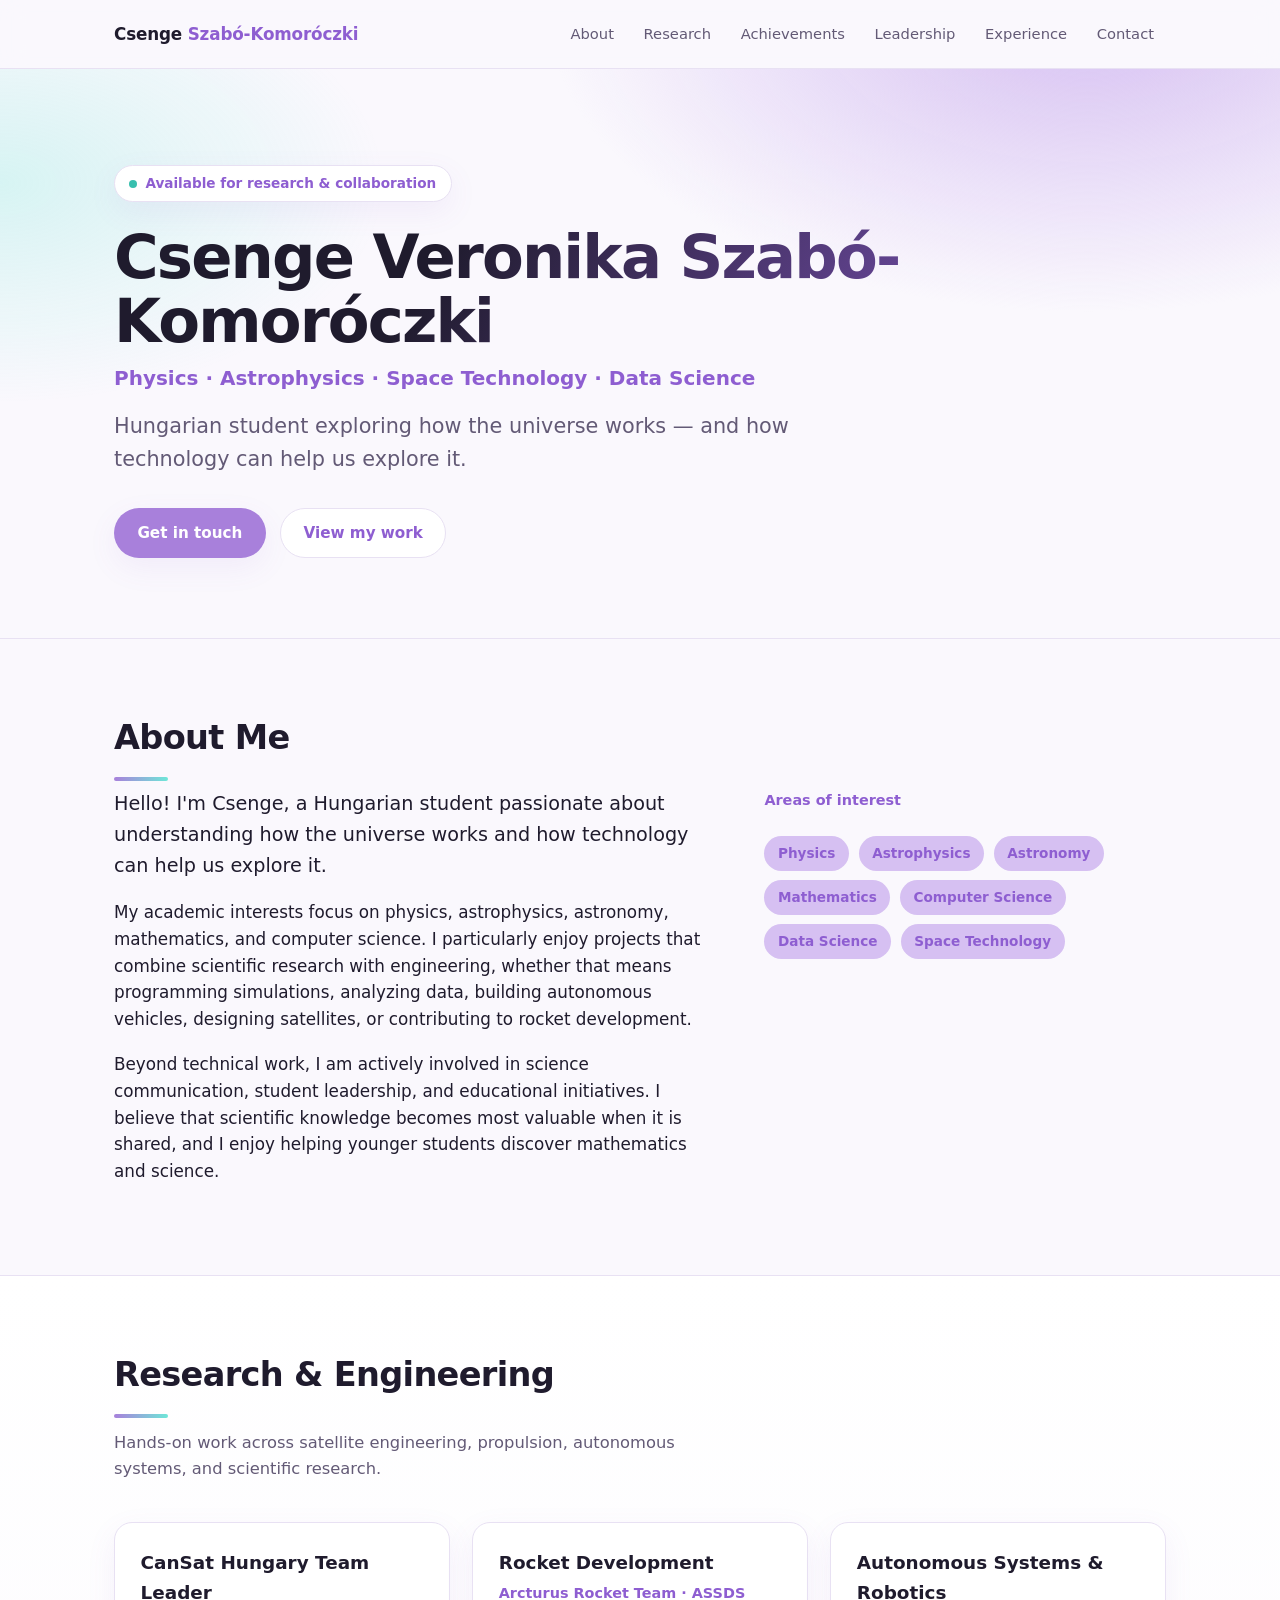
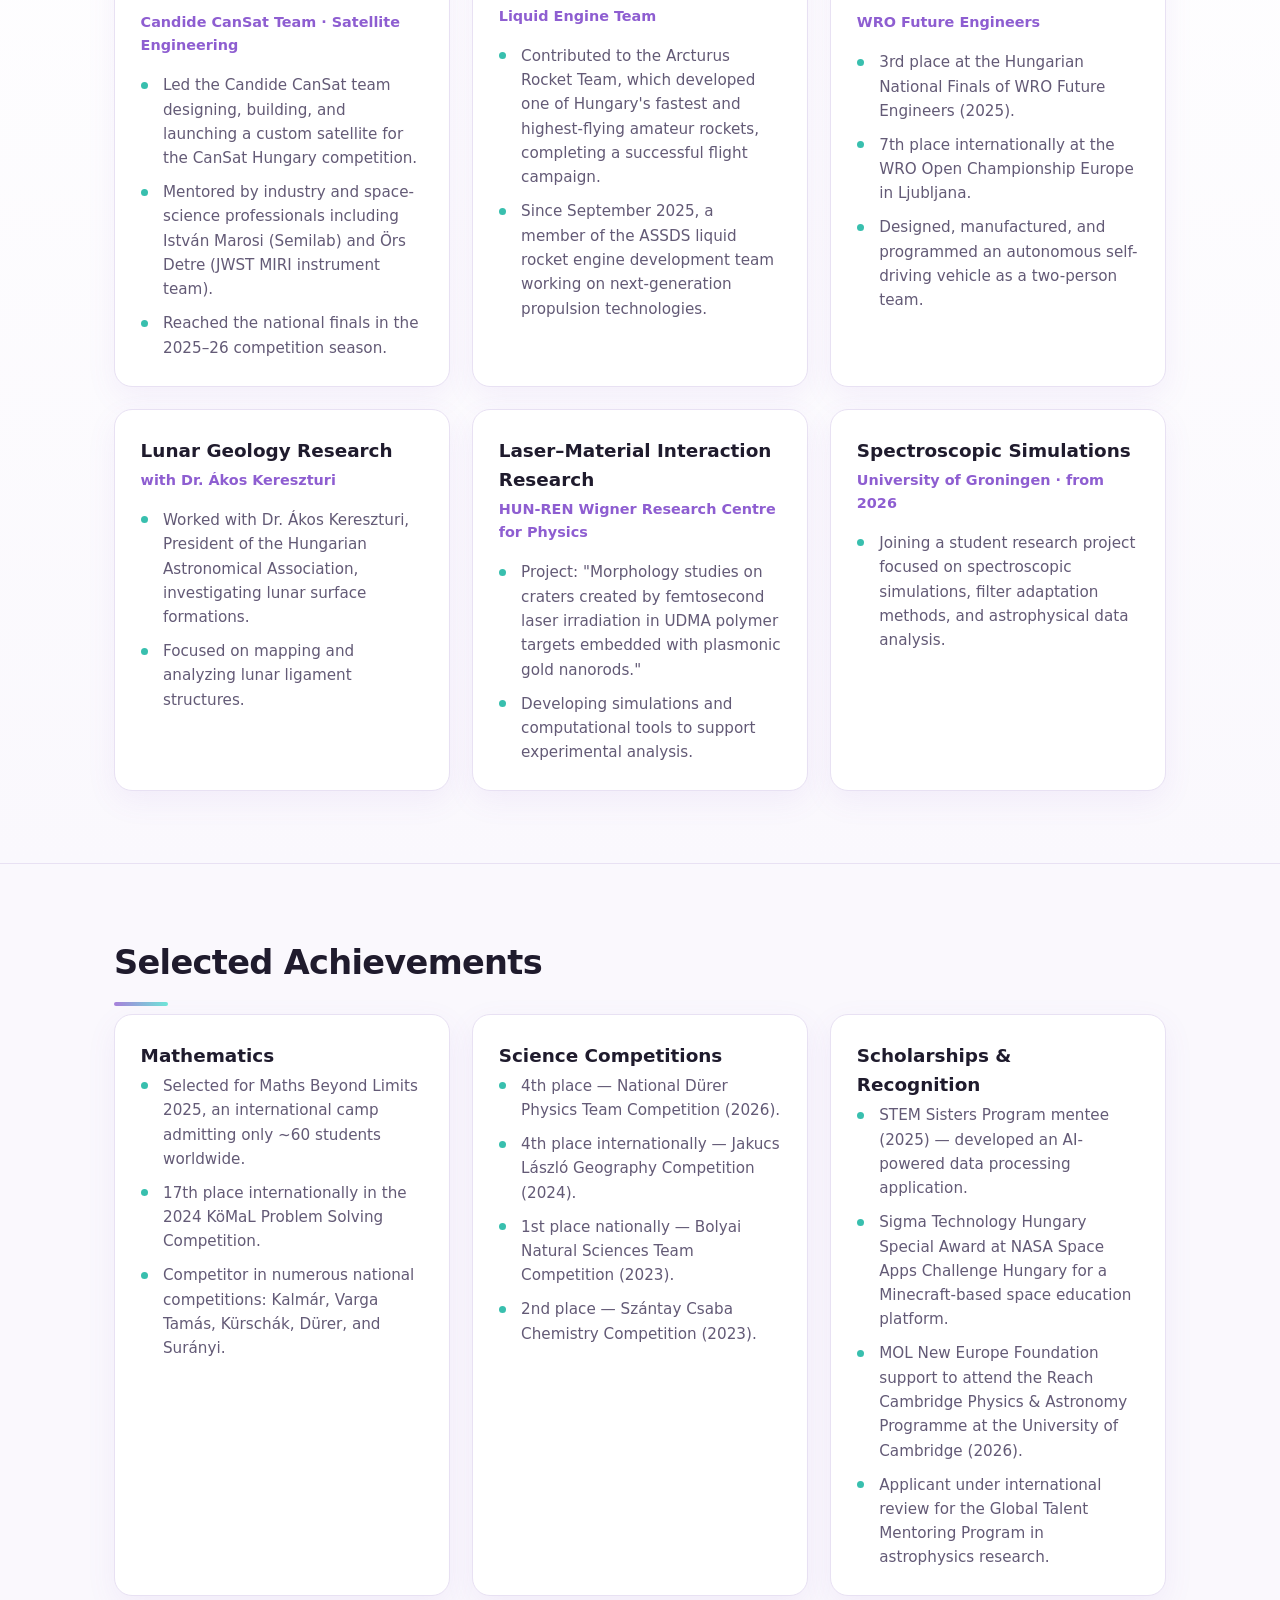
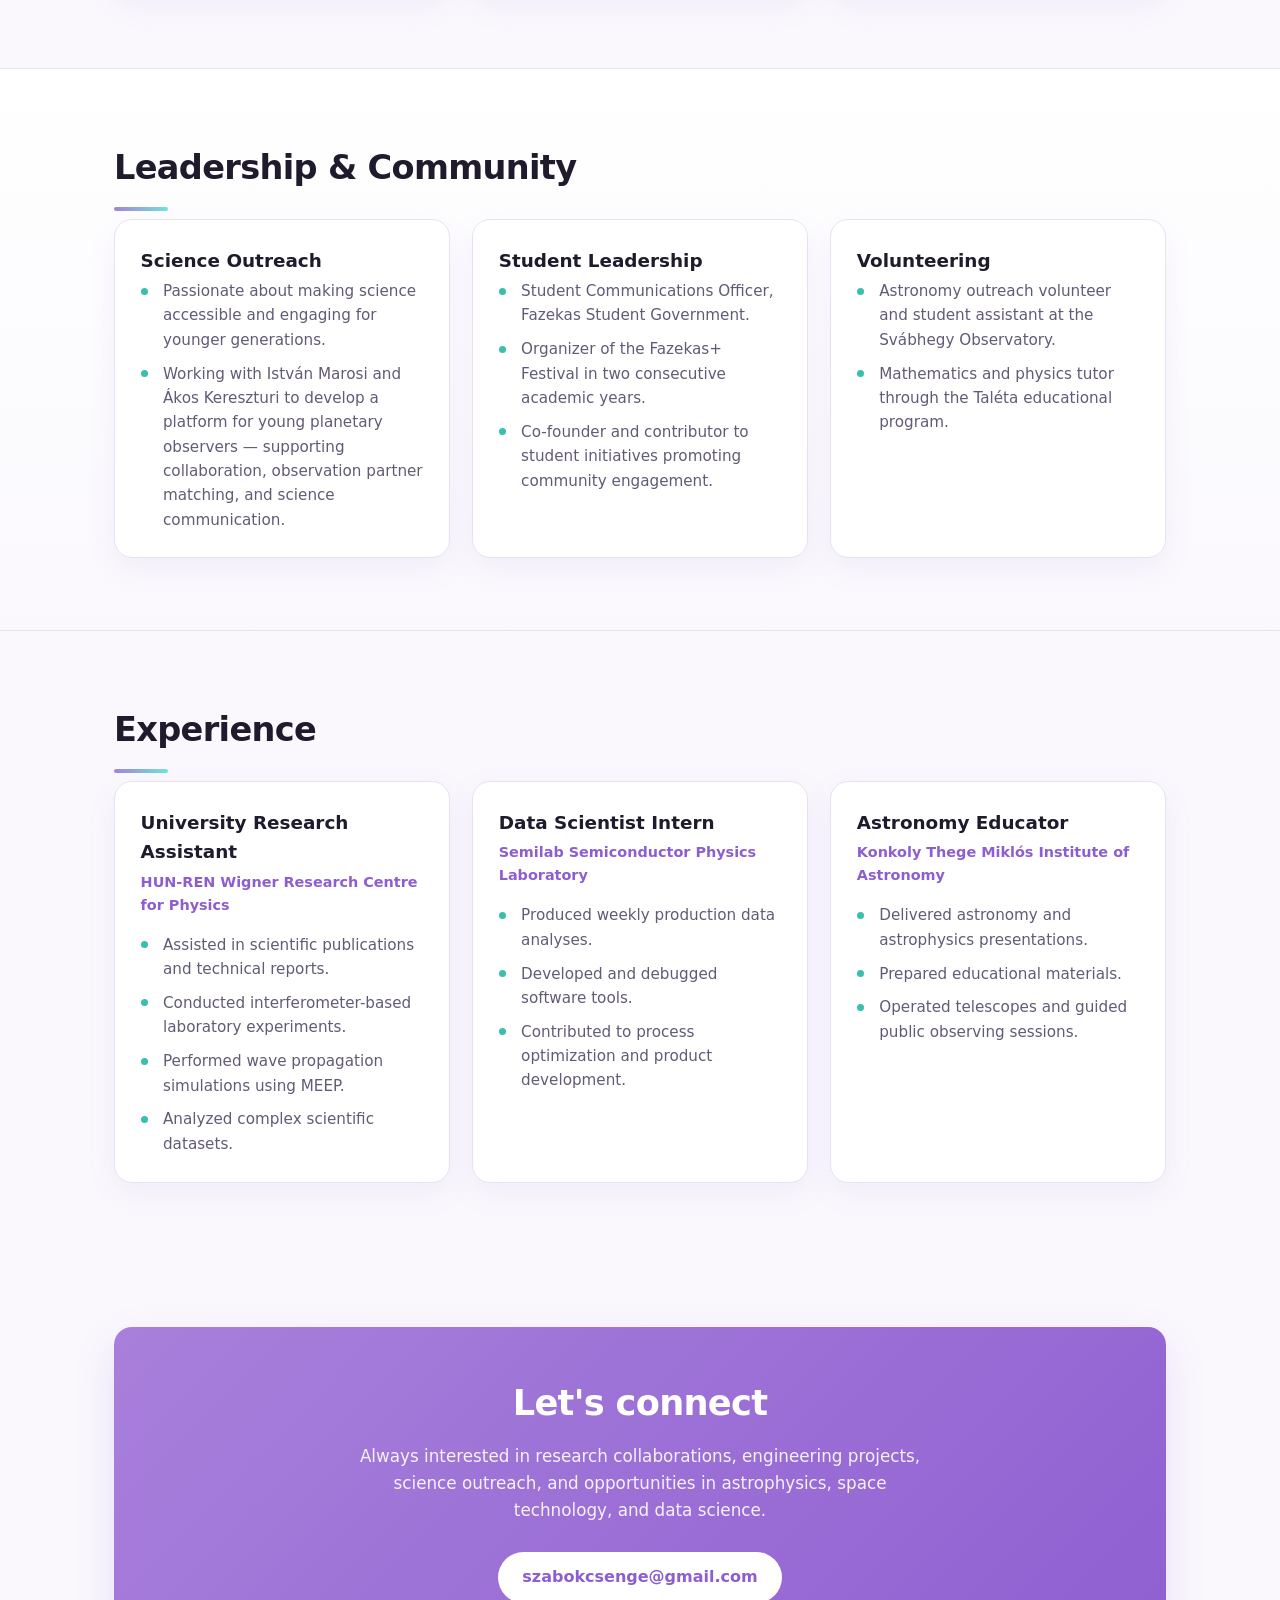
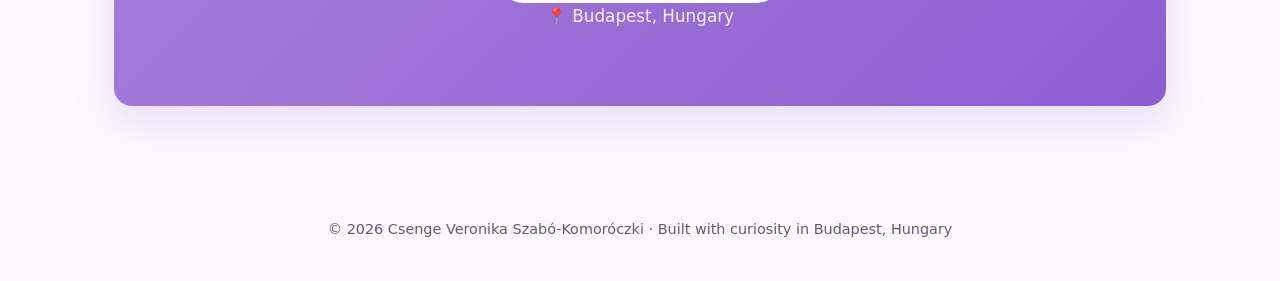
<file: weblap.html>
<!DOCTYPE html>
<html lang="en">
<head>
<meta charset="UTF-8" />
<meta name="viewport" content="width=device-width, initial-scale=1.0" />
<title>Csenge Veronika Szabó-Komoróczki</title>
<style>
  :root {
    --primary: #a880db;
    --primary-dark: #8e5ed1;
    --primary-light: #d6c0f2;
    --accent: #6ee7d8;
    --accent-dark: #38bfae;
    --bg: #faf8fd;
    --surface: #ffffff;
    --border: #e8e1f3;
    --text: #1f1b2d;
    --text-muted: #635a76;
    --maxw: 1100px;
    --radius: 18px;
    --shadow: 0 10px 30px rgba(142, 94, 209, 0.08);
    --shadow-hover: 0 16px 40px rgba(142, 94, 209, 0.16);
  }
  * { box-sizing: border-box; }
  body {
    margin: 0;
    background: var(--bg);
    color: var(--text);
    font-family: 'Inter', 'Segoe UI', system-ui, -apple-system, sans-serif;
    line-height: 1.6;
    -webkit-font-smoothing: antialiased;
  }
  /* Navbar */
  .nav { position: sticky; top: 0; z-index: 50; background: rgba(250,248,253,0.85); backdrop-filter: blur(12px); border-bottom: 1px solid var(--border); }
  .nav-inner { max-width: var(--maxw); margin: 0 auto; padding: 1rem 1.5rem; display: flex; align-items: center; justify-content: space-between; gap: 1rem; }
  .brand { font-weight: 700; font-size: 1.05rem; color: var(--text); text-decoration: none; letter-spacing: -0.01em; }
  .brand span { color: var(--primary-dark); }
  .nav-links { display: flex; gap: 0.35rem; flex-wrap: wrap; }
  .nav-link { color: var(--text-muted); text-decoration: none; font-size: 0.92rem; font-weight: 500; padding: 0.4rem 0.75rem; border-radius: 999px; transition: all 0.2s ease; }
  .nav-link:hover { color: var(--primary-dark); background: var(--primary-light); }
  /* Layout */
  .container { max-width: var(--maxw); margin: 0 auto; padding: 0 1.5rem; }
  .section { padding: 4.5rem 0; }
  .section-heading { font-size: clamp(1.6rem, 3vw, 2.1rem); font-weight: 700; letter-spacing: -0.02em; margin: 0 0 0.5rem; color: var(--text); }
  .section-heading::after { content: ''; display: block; width: 54px; height: 4px; margin-top: 0.75rem; border-radius: 999px; background: linear-gradient(90deg, var(--primary), var(--accent)); }
  .section-intro { color: var(--text-muted); max-width: 60ch; margin: 0.75rem 0 2.5rem; font-size: 1.02rem; }
  /* Hero */
  .hero { position: relative; overflow: hidden; background: radial-gradient(900px 500px at 85% -10%, var(--primary-light), transparent 60%), radial-gradient(700px 400px at 0% 20%, rgba(110,231,216,0.25), transparent 55%), var(--bg); padding: 6rem 0 5rem; border-bottom: 1px solid var(--border); }
  .hero-inner { max-width: var(--maxw); margin: 0 auto; padding: 0 1.5rem; }
  .hero-badge { display: inline-flex; align-items: center; gap: 0.5rem; background: var(--surface); border: 1px solid var(--border); color: var(--primary-dark); font-size: 0.85rem; font-weight: 600; padding: 0.4rem 0.9rem; border-radius: 999px; box-shadow: var(--shadow); }
  .hero-badge::before { content: ''; width: 8px; height: 8px; border-radius: 50%; background: var(--accent-dark); }
  .hero-name { font-size: clamp(2.2rem, 6vw, 3.8rem); font-weight: 800; letter-spacing: -0.03em; line-height: 1.05; margin: 1.5rem 0 0.5rem; background: linear-gradient(120deg, var(--text) 30%, var(--primary-dark)); -webkit-background-clip: text; background-clip: text; -webkit-text-fill-color: transparent; }
  .hero-role { font-size: clamp(1rem, 2.2vw, 1.25rem); font-weight: 600; color: var(--primary-dark); margin: 0 0 1rem; }
  .hero-tagline { font-size: clamp(1.05rem, 2.2vw, 1.3rem); color: var(--text-muted); max-width: 56ch; margin: 0 0 2rem; }
  .hero-actions { display: flex; gap: 0.9rem; flex-wrap: wrap; }
  .btn { display: inline-flex; align-items: center; gap: 0.5rem; font-size: 0.95rem; font-weight: 600; text-decoration: none; padding: 0.75rem 1.4rem; border-radius: 999px; transition: all 0.2s ease; cursor: pointer; border: 1px solid transparent; }
  .btn-primary { background: var(--primary); color: #fff; box-shadow: var(--shadow); }
  .btn-primary:hover { background: var(--primary-dark); box-shadow: var(--shadow-hover); transform: translateY(-2px); }
  .btn-ghost { background: var(--surface); color: var(--primary-dark); border-color: var(--border); }
  .btn-ghost:hover { border-color: var(--primary); transform: translateY(-2px); }
  /* About */
  .about-grid { display: grid; grid-template-columns: 1fr; gap: 1.5rem; }
  .about-text p { margin: 0 0 1.1rem; font-size: 1.05rem; color: var(--text); }
  .about-text p:first-child { font-size: 1.2rem; }
  .about-tags { display: flex; flex-wrap: wrap; gap: 0.6rem; margin-top: 1.5rem; }
  .tag { font-size: 0.85rem; font-weight: 600; color: var(--primary-dark); background: var(--primary-light); padding: 0.4rem 0.85rem; border-radius: 999px; }
  /* Cards */
  .alt-bg { background: linear-gradient(180deg, var(--surface), var(--bg)); border-top: 1px solid var(--border); border-bottom: 1px solid var(--border); }
  .card-grid { display: grid; grid-template-columns: repeat(auto-fit, minmax(300px, 1fr)); gap: 1.4rem; }
  .card { background: var(--surface); border: 1px solid var(--border); border-radius: var(--radius); padding: 1.6rem; box-shadow: var(--shadow); transition: transform 0.2s ease, box-shadow 0.2s ease, border-color 0.2s ease; }
  .card:hover { transform: translateY(-4px); box-shadow: var(--shadow-hover); border-color: var(--primary-light); }
  .card-title { font-size: 1.15rem; font-weight: 700; margin: 0 0 0.25rem; color: var(--text); }
  .card-subtitle { font-size: 0.9rem; font-weight: 600; color: var(--primary-dark); margin: 0 0 1rem; }
  .card-points { margin: 0; padding: 0; list-style: none; display: flex; flex-direction: column; gap: 0.6rem; }
  .card-points li { position: relative; padding-left: 1.4rem; color: var(--text-muted); font-size: 0.95rem; }
  .card-points li::before { content: ''; position: absolute; left: 0; top: 0.55em; width: 7px; height: 7px; border-radius: 50%; background: var(--accent-dark); }
  /* Contact */
  .contact-card { background: linear-gradient(135deg, var(--primary), var(--primary-dark)); border-radius: var(--radius); padding: 3rem 2rem; color: #fff; text-align: center; box-shadow: var(--shadow-hover); }
  .contact-card h2 { font-size: clamp(1.6rem, 3vw, 2.2rem); margin: 0 0 0.75rem; font-weight: 800; letter-spacing: -0.02em; }
  .contact-card p { max-width: 55ch; margin: 0 auto 1.75rem; color: rgba(255,255,255,0.9); font-size: 1.05rem; }
  .contact-actions { display: flex; gap: 0.9rem; flex-wrap: wrap; justify-content: center; }
  .contact-btn { display: inline-flex; align-items: center; gap: 0.5rem; background: #fff; color: var(--primary-dark); text-decoration: none; font-weight: 600; padding: 0.8rem 1.5rem; border-radius: 999px; transition: all 0.2s ease; }
  .contact-btn:hover { background: var(--accent); color: var(--text); transform: translateY(-2px); }
  .contact-meta { margin-top: 1.75rem; font-size: 0.9rem; color: rgba(255,255,255,0.8); }
  /* Footer */
  .footer { padding: 2.5rem 1.5rem; text-align: center; color: var(--text-muted); font-size: 0.9rem; }
  /* Responsive */
  @media (min-width: 900px) {
    .about-grid { grid-template-columns: 1.5fr 1fr; align-items: start; gap: 3rem; }
  }
</style>
</head>
<body>
  <nav class="nav">
    <div class="nav-inner">
      <a href="#top" class="brand">Csenge <span>Szabó-Komoróczki</span></a>
      <div class="nav-links">
        <a href="#about" class="nav-link">About</a>
        <a href="#research" class="nav-link">Research</a>
        <a href="#achievements" class="nav-link">Achievements</a>
        <a href="#leadership" class="nav-link">Leadership</a>
        <a href="#experience" class="nav-link">Experience</a>
        <a href="#contact" class="nav-link">Contact</a>
      </div>
    </div>
  </nav>

  <header id="top" class="hero">
    <div class="hero-inner">
      <span class="hero-badge">Available for research &amp; collaboration</span>
      <h1 class="hero-name">Csenge Veronika Szabó-Komoróczki</h1>
      <p class="hero-role">Physics · Astrophysics · Space Technology · Data Science</p>
      <p class="hero-tagline">Hungarian student exploring how the universe works — and how technology can help us explore it.</p>
      <div class="hero-actions">
        <a href="#contact" class="btn btn-primary">Get in touch</a>
        <a href="#research" class="btn btn-ghost">View my work</a>
      </div>
    </div>
  </header>

  <section id="about" class="section">
    <div class="container">
      <h2 class="section-heading">About Me</h2>
      <div class="about-grid">
        <div class="about-text">
          <p>Hello! I'm Csenge, a Hungarian student passionate about understanding how the universe works and how technology can help us explore it.</p>
          <p>My academic interests focus on physics, astrophysics, astronomy, mathematics, and computer science. I particularly enjoy projects that combine scientific research with engineering, whether that means programming simulations, analyzing data, building autonomous vehicles, designing satellites, or contributing to rocket development.</p>
          <p>Beyond technical work, I am actively involved in science communication, student leadership, and educational initiatives. I believe that scientific knowledge becomes most valuable when it is shared, and I enjoy helping younger students discover mathematics and science.</p>
        </div>
        <div>
          <p class="card-subtitle">Areas of interest</p>
          <div class="about-tags">
            <span class="tag">Physics</span>
            <span class="tag">Astrophysics</span>
            <span class="tag">Astronomy</span>
            <span class="tag">Mathematics</span>
            <span class="tag">Computer Science</span>
            <span class="tag">Data Science</span>
            <span class="tag">Space Technology</span>
          </div>
        </div>
      </div>
    </div>
  </section>

  <section id="research" class="section alt-bg">
    <div class="container">
      <h2 class="section-heading">Research &amp; Engineering</h2>
      <p class="section-intro">Hands-on work across satellite engineering, propulsion, autonomous systems, and scientific research.</p>
      <div class="card-grid">
        <article class="card">
          <h3 class="card-title">CanSat Hungary Team Leader</h3>
          <p class="card-subtitle">Candide CanSat Team · Satellite Engineering</p>
          <ul class="card-points">
            <li>Led the Candide CanSat team designing, building, and launching a custom satellite for the CanSat Hungary competition.</li>
            <li>Mentored by industry and space-science professionals including István Marosi (Semilab) and Örs Detre (JWST MIRI instrument team).</li>
            <li>Reached the national finals in the 2025–26 competition season.</li>
          </ul>
        </article>
        <article class="card">
          <h3 class="card-title">Rocket Development</h3>
          <p class="card-subtitle">Arcturus Rocket Team · ASSDS Liquid Engine Team</p>
          <ul class="card-points">
            <li>Contributed to the Arcturus Rocket Team, which developed one of Hungary's fastest and highest-flying amateur rockets, completing a successful flight campaign.</li>
            <li>Since September 2025, a member of the ASSDS liquid rocket engine development team working on next-generation propulsion technologies.</li>
          </ul>
        </article>
        <article class="card">
          <h3 class="card-title">Autonomous Systems &amp; Robotics</h3>
          <p class="card-subtitle">WRO Future Engineers</p>
          <ul class="card-points">
            <li>3rd place at the Hungarian National Finals of WRO Future Engineers (2025).</li>
            <li>7th place internationally at the WRO Open Championship Europe in Ljubljana.</li>
            <li>Designed, manufactured, and programmed an autonomous self-driving vehicle as a two-person team.</li>
          </ul>
        </article>
        <article class="card">
          <h3 class="card-title">Lunar Geology Research</h3>
          <p class="card-subtitle">with Dr. Ákos Kereszturi</p>
          <ul class="card-points">
            <li>Worked with Dr. Ákos Kereszturi, President of the Hungarian Astronomical Association, investigating lunar surface formations.</li>
            <li>Focused on mapping and analyzing lunar ligament structures.</li>
          </ul>
        </article>
        <article class="card">
          <h3 class="card-title">Laser–Material Interaction Research</h3>
          <p class="card-subtitle">HUN-REN Wigner Research Centre for Physics</p>
          <ul class="card-points">
            <li>Project: "Morphology studies on craters created by femtosecond laser irradiation in UDMA polymer targets embedded with plasmonic gold nanorods."</li>
            <li>Developing simulations and computational tools to support experimental analysis.</li>
          </ul>
        </article>
        <article class="card">
          <h3 class="card-title">Spectroscopic Simulations</h3>
          <p class="card-subtitle">University of Groningen · from 2026</p>
          <ul class="card-points">
            <li>Joining a student research project focused on spectroscopic simulations, filter adaptation methods, and astrophysical data analysis.</li>
          </ul>
        </article>
      </div>
    </div>
  </section>

  <section id="achievements" class="section">
    <div class="container">
      <h2 class="section-heading">Selected Achievements</h2>
      <div class="card-grid">
        <article class="card">
          <h3 class="card-title">Mathematics</h3>
          <ul class="card-points">
            <li>Selected for Maths Beyond Limits 2025, an international camp admitting only ~60 students worldwide.</li>
            <li>17th place internationally in the 2024 KöMaL Problem Solving Competition.</li>
            <li>Competitor in numerous national competitions: Kalmár, Varga Tamás, Kürschák, Dürer, and Surányi.</li>
          </ul>
        </article>
        <article class="card">
          <h3 class="card-title">Science Competitions</h3>
          <ul class="card-points">
            <li>4th place — National Dürer Physics Team Competition (2026).</li>
            <li>4th place internationally — Jakucs László Geography Competition (2024).</li>
            <li>1st place nationally — Bolyai Natural Sciences Team Competition (2023).</li>
            <li>2nd place — Szántay Csaba Chemistry Competition (2023).</li>
          </ul>
        </article>
        <article class="card">
          <h3 class="card-title">Scholarships &amp; Recognition</h3>
          <ul class="card-points">
            <li>STEM Sisters Program mentee (2025) — developed an AI-powered data processing application.</li>
            <li>Sigma Technology Hungary Special Award at NASA Space Apps Challenge Hungary for a Minecraft-based space education platform.</li>
            <li>MOL New Europe Foundation support to attend the Reach Cambridge Physics &amp; Astronomy Programme at the University of Cambridge (2026).</li>
            <li>Applicant under international review for the Global Talent Mentoring Program in astrophysics research.</li>
          </ul>
        </article>
      </div>
    </div>
  </section>

  <section id="leadership" class="section alt-bg">
    <div class="container">
      <h2 class="section-heading">Leadership &amp; Community</h2>
      <div class="card-grid">
        <article class="card">
          <h3 class="card-title">Science Outreach</h3>
          <ul class="card-points">
            <li>Passionate about making science accessible and engaging for younger generations.</li>
            <li>Working with István Marosi and Ákos Kereszturi to develop a platform for young planetary observers — supporting collaboration, observation partner matching, and science communication.</li>
          </ul>
        </article>
        <article class="card">
          <h3 class="card-title">Student Leadership</h3>
          <ul class="card-points">
            <li>Student Communications Officer, Fazekas Student Government.</li>
            <li>Organizer of the Fazekas+ Festival in two consecutive academic years.</li>
            <li>Co-founder and contributor to student initiatives promoting community engagement.</li>
          </ul>
        </article>
        <article class="card">
          <h3 class="card-title">Volunteering</h3>
          <ul class="card-points">
            <li>Astronomy outreach volunteer and student assistant at the Svábhegy Observatory.</li>
            <li>Mathematics and physics tutor through the Taléta educational program.</li>
          </ul>
        </article>
      </div>
    </div>
  </section>

  <section id="experience" class="section">
    <div class="container">
      <h2 class="section-heading">Experience</h2>
      <div class="card-grid">
        <article class="card">
          <h3 class="card-title">University Research Assistant</h3>
          <p class="card-subtitle">HUN-REN Wigner Research Centre for Physics</p>
          <ul class="card-points">
            <li>Assisted in scientific publications and technical reports.</li>
            <li>Conducted interferometer-based laboratory experiments.</li>
            <li>Performed wave propagation simulations using MEEP.</li>
            <li>Analyzed complex scientific datasets.</li>
          </ul>
        </article>
        <article class="card">
          <h3 class="card-title">Data Scientist Intern</h3>
          <p class="card-subtitle">Semilab Semiconductor Physics Laboratory</p>
          <ul class="card-points">
            <li>Produced weekly production data analyses.</li>
            <li>Developed and debugged software tools.</li>
            <li>Contributed to process optimization and product development.</li>
          </ul>
        </article>
        <article class="card">
          <h3 class="card-title">Astronomy Educator</h3>
          <p class="card-subtitle">Konkoly Thege Miklós Institute of Astronomy</p>
          <ul class="card-points">
            <li>Delivered astronomy and astrophysics presentations.</li>
            <li>Prepared educational materials.</li>
            <li>Operated telescopes and guided public observing sessions.</li>
          </ul>
        </article>
      </div>
    </div>
  </section>

  <section id="contact" class="section">
    <div class="container">
      <div class="contact-card">
        <h2>Let's connect</h2>
        <p>Always interested in research collaborations, engineering projects, science outreach, and opportunities in astrophysics, space technology, and data science.</p>
        <div class="contact-actions">
          <a href="mailto:szabokcsenge@gmail.com" class="contact-btn">szabokcsenge@gmail.com</a>
        </div>
        <p class="contact-meta">📍 Budapest, Hungary</p>
      </div>
    </div>
  </section>

  <footer class="footer">
    © 2026 Csenge Veronika Szabó-Komoróczki · Built with curiosity in Budapest, Hungary
  </footer>
</body>
</html>
</file>
<file: style.css>
:root {
  --primary: #a880db;
  --primary-dark: #8e5ed1;
  --primary-light: #d6c0f2;
  --accent: #6ee7d8;
  --accent-dark: #38bfae;
  --bg: #faf8fd;
  --surface: #ffffff;
  --border: #e8e1f3;
  --text: #1f1b2d;
  --text-muted: #635a76;
  --maxw: 1100px;
  --radius: 18px;
  --shadow: 0 10px 30px rgba(142, 94, 209, 0.08);
  --shadow-hover: 0 16px 40px rgba(142, 94, 209, 0.16);
}
* { box-sizing: border-box; -webkit-tap-highlight-color: transparent; }
html { overflow-x: clip; scrollbar-gutter: stable; }
body {
  margin: 0;
  background: var(--bg);
  color: var(--text);
  font-family: 'Inter', 'Segoe UI', system-ui, -apple-system, sans-serif;
  line-height: 1.6;
  -webkit-font-smoothing: antialiased;
    overflow-x: clip;
}
/* Navbar */
.nav { position: sticky; top: 0; z-index: 50; background: rgba(250,248,253,0.85); backdrop-filter: blur(12px); border-bottom: 1px solid var(--border); }
.nav-inner { max-width: var(--maxw); margin: 0 auto; padding: 0.65rem 1.5rem; display: flex; align-items: center; justify-content: space-between; gap: 1rem; }
.brand { font-weight: 700; font-size: 1.05rem; color: var(--text); text-decoration: none; letter-spacing: -0.01em; }
.brand span { color: var(--primary-dark, var(--accent)); background: linear-gradient(120deg, var(--text, var(--ink)) 30%, var(--primary-dark, var(--accent))); -webkit-background-clip: text; background-clip: text; -webkit-text-fill-color: transparent; }
.nav-links { display: flex; align-items: center; gap: 0.2rem; flex-wrap: nowrap; white-space: nowrap; }
.nav-link { color: var(--text-muted); text-decoration: none; font-size: 0.92rem; font-weight: 500; padding: 0.4rem 0.75rem; border-radius: 999px; transition: all 0.2s ease; }
.nav-link:hover { color: var(--primary-dark); background: var(--primary-light); }
.nav-dropdown { position: relative; }
.nav-dropdown > .nav-link::after { content: '▾'; margin-left: 0.35rem; font-size: 0.72em; }
.nav-dropdown-menu { display: none; position: absolute; top: calc(100% + 0.45rem); left: 0; min-width: 12rem; padding: 0.4rem; background: var(--surface); border: 1px solid var(--border); border-radius: 0.75rem; box-shadow: var(--shadow-hover); }
.nav-dropdown:hover > .nav-dropdown-menu,
.nav-dropdown:focus-within > .nav-dropdown-menu,
.nav-dropdown[open] > .nav-dropdown-menu { display: block; }
.nav-dropdown-menu a { display: block; color: var(--text-muted); text-decoration: none; font-size: 0.9rem; padding: 0.45rem 0.65rem; border-radius: 0.45rem; }
.nav-dropdown-menu a:hover { color: var(--primary-dark); background: var(--primary-light); }
.menu-toggle,
.menu-close,
.nav-overlay { display: none; }
/* Layout */
.container { max-width: var(--maxw); margin: 0 auto; padding: 0 1.5rem; }
.section { padding: 4.5rem 0; }
.section-heading { font-size: clamp(1.6rem, 3vw, 2.1rem); font-weight: 700; letter-spacing: -0.02em; margin: 0 0 0.5rem; color: var(--text); }
.section-heading::after { content: ''; display: block; width: 54px; height: 4px; margin-top: 0.75rem; border-radius: 999px; background: linear-gradient(90deg, var(--primary), var(--accent)); }
.section-intro { color: var(--text-muted); max-width: 60ch; margin: 0.75rem 0 2.5rem; font-size: 1.02rem; }
/* Hero */
.hero { position: relative; overflow: hidden; background: radial-gradient(900px 500px at 85% -10%, var(--primary-light), transparent 60%), radial-gradient(700px 400px at 0% 20%, rgba(110,231,216,0.25), transparent 55%), var(--bg); padding: 6rem 0 5rem; border-bottom: 1px solid var(--border); }
.hero-inner { max-width: var(--maxw); margin: 0 auto; padding: 0 1.5rem; }
.hero-badge { display: inline-flex; align-items: center; gap: 0.5rem; background: var(--surface); border: 1px solid var(--border); color: var(--primary-dark); font-size: 0.85rem; font-weight: 600; padding: 0.4rem 0.9rem; border-radius: 999px; box-shadow: var(--shadow); }
.hero-badge::before { content: ''; width: 8px; height: 8px; border-radius: 50%; background: var(--accent-dark); }
.hero-name { font-size: clamp(2.2rem, 6vw, 3.8rem); font-weight: 800; letter-spacing: -0.03em; line-height: 1.15; margin: 1.5rem 0 0.5rem; padding: 0.08em 0 0.12em; background: linear-gradient(120deg, var(--text) 30%, var(--primary-dark)); -webkit-background-clip: text; background-clip: text; -webkit-text-fill-color: transparent; }
.hero-role { font-size: clamp(1rem, 2.2vw, 1.25rem); font-weight: 600; color: var(--primary-dark); margin: 0 0 1rem; }
.hero-tagline { font-size: clamp(1.05rem, 2.2vw, 1.3rem); color: var(--text-muted); max-width: 56ch; margin: 0 0 2rem; }
.hero-actions { display: flex; gap: 0.9rem; flex-wrap: wrap; }
.btn { display: inline-flex; align-items: center; gap: 0.5rem; font-size: 0.95rem; font-weight: 600; text-decoration: none; padding: 0.75rem 1.4rem; border-radius: 999px; transition: all 0.2s ease; cursor: pointer; border: 1px solid transparent; }
.btn-primary { background: var(--primary); color: #fff; box-shadow: var(--shadow); }
.btn-primary:hover { background: var(--primary-dark); box-shadow: var(--shadow-hover); transform: translateY(-2px); }
.btn-ghost { background: var(--surface); color: var(--primary-dark); border-color: var(--border); }
.btn-ghost:hover { border-color: var(--primary); transform: translateY(-2px); }
/* About */
.about-grid { display: grid; grid-template-columns: 1fr; gap: 1.5rem; }
.about-text p { margin: 0 0 1.1rem; font-size: 1.05rem; color: var(--text); }
.about-text p:first-child { font-size: 1.2rem; }
.about-tags { display: flex; flex-wrap: wrap; gap: 0.6rem; margin-top: 1.5rem; }
.tag { font-size: 0.85rem; font-weight: 600; color: var(--primary-dark); background: var(--primary-light); padding: 0.4rem 0.85rem; border-radius: 999px; }
/* Cards */
.alt-bg { background: linear-gradient(180deg, var(--surface), var(--bg)); border-top: 1px solid var(--border); border-bottom: 1px solid var(--border); }
.card-grid { display: grid; grid-template-columns: repeat(auto-fit, minmax(300px, 1fr)); gap: 1.4rem; }
.card { background: var(--surface); border: 1px solid var(--border); border-radius: var(--radius); padding: 1.6rem; box-shadow: var(--shadow); transition: transform 0.2s ease, box-shadow 0.2s ease, border-color 0.2s ease; }
.card:hover { transform: translateY(-4px); box-shadow: var(--shadow-hover); border-color: var(--primary-light); }
.card-title { font-size: 1.15rem; font-weight: 700; margin: 0 0 0.25rem; color: var(--text); }
.card-subtitle { font-size: 0.9rem; font-weight: 600; color: var(--primary-dark); margin: 0 0 1rem; }
.card-points { margin: 0; padding: 0; list-style: none; display: flex; flex-direction: column; gap: 0.6rem; }
.card-points li { position: relative; padding-left: 1.4rem; color: var(--text-muted); font-size: 0.95rem; }
.card-points li::before { content: ''; position: absolute; left: 0; top: 0.55em; width: 7px; height: 7px; border-radius: 50%; background: var(--accent-dark); }
/* Contact */
.contact-card { background: linear-gradient(135deg, var(--primary), var(--primary-dark)); border-radius: var(--radius); padding: 3rem 2rem; color: #fff; text-align: center; box-shadow: var(--shadow-hover); }
.contact-card h2 { font-size: clamp(1.6rem, 3vw, 2.2rem); margin: 0 0 0.75rem; font-weight: 800; letter-spacing: -0.02em; }
.contact-card p { max-width: 55ch; margin: 0 auto 1.75rem; color: rgba(255,255,255,0.9); font-size: 1.05rem; }
.contact-actions { display: flex; gap: 0.9rem; flex-wrap: wrap; justify-content: center; }
.contact-btn { display: inline-flex; align-items: center; gap: 0.5rem; background: #fff; color: var(--primary-dark); text-decoration: none; font-weight: 600; padding: 0.8rem 1.5rem; border-radius: 999px; transition: all 0.2s ease; }
.contact-btn:hover { background: var(--accent); color: var(--text); transform: translateY(-2px); }
.contact-meta { margin-top: 1.75rem; font-size: 0.9rem; color: rgba(255,255,255,0.8); }
/* Footer */
.footer { padding: 2.5rem 1.5rem; text-align: center; color: var(--text-muted); font-size: 0.9rem; }
/* Responsive */
@media (min-width: 900px) {
  .about-grid { grid-template-columns: 1.5fr 1fr; align-items: start; gap: 3rem; }
}

/* =========================
   NAV ACTIONS (links + language switcher, right side of navbar)
   ========================= */

.nav-right {
    display: flex;
    align-items: center;
    gap: 1rem;
}

.nav-actions { display: flex; align-items: center; gap: 1rem; min-width: 0; }
.nav-actions, .blog-nav-actions { position: static; width: auto; max-width: none; height: auto; padding: 0; flex-direction: row; align-items: center; overflow: visible; background: transparent; box-shadow: none; transform: none; visibility: visible; pointer-events: auto; }

/* =========================
   LANGUAGE SWITCHER
   ========================= */

.language-switcher {
    display: flex;
    align-items: center;
    gap: 0.35rem;
    flex-shrink: 0;
}

.language-switcher button {
    border: 1px solid transparent;
    background: transparent;

    font: inherit;
    cursor: pointer;

    display: flex;
    align-items: center;
    gap: 0.3rem;

    padding: 0.4rem 0.55rem;

    border-radius: 0.5rem;

    transition:
        background-color 0.2s ease,
        border-color 0.2s ease,
        transform 0.2s ease;
}

.language-switcher button:hover {
    transform: translateY(-1px);
}

.language-switcher button.active {
    border-color: currentColor;
}

.flag-icon {
    display: block;
    width: 2rem;
    height: 1.25rem;
    flex: 0 0 auto;
    border-radius: 0.18rem;
    box-shadow: 0 0 0 1px rgba(31, 27, 45, 0.14);
}


/* =========================
   ACTIVE NAVIGATION ITEM
   ========================= */

.nav-links a.active-page {
    font-weight: 700;
    color: var(--primary-dark);
}

@media (max-width: 899px) {
    body.menu-open { overflow: hidden; padding-top: var(--menu-nav-height, 0px); }
    .nav { backdrop-filter: none; }
    body.menu-open .nav { position: fixed; top: 0; left: 0; right: 0; z-index: 99; }
    .nav-inner { overflow: visible; }
    .menu-toggle { display: inline-flex; width: 2.75rem; height: 2.75rem; margin-left: auto; padding: 0.65rem; flex-direction: column; justify-content: center; gap: 0.3rem; border: 0; border-radius: 0.7rem; background: transparent; color: var(--text); cursor: pointer; box-shadow: none; transition: background-color 0.2s ease; }
    .menu-toggle:active, .menu-close:active { background: rgba(99, 90, 118, 0.14); }
    .menu-toggle span { display: block; width: 100%; height: 2px; border-radius: 2px; background: currentColor; }
    .menu-toggle:focus-visible,
    .menu-close:focus-visible,
    .nav-link:focus-visible,
    .nav-dropdown-menu a:focus-visible,
    .language-switcher button:focus-visible { outline: 3px solid var(--accent-dark); outline-offset: 2px; }
    .nav-actions, .blog-nav-actions { position: fixed; inset: 0 0 0 auto; z-index: 101; display: flex; width: min(22rem, 88vw); max-width: 100%; height: 100dvh; padding: 5.5rem 1.25rem 1.5rem; flex-direction: column; align-items: stretch; gap: 1.5rem; overflow-y: auto; overflow-x: hidden; overscroll-behavior: contain; background: var(--surface); box-shadow: -18px 0 45px rgba(31, 27, 45, 0.18); transform: translate3d(100%, 0, 0); visibility: hidden; pointer-events: none; transition: transform 0.24s ease, visibility 0s linear 0.24s; }
    .nav-actions.is-open, .blog-nav-actions.is-open { transform: translate3d(0, 0, 0); visibility: visible; pointer-events: auto; transition-delay: 0s; }
    .menu-close { display: inline-grid; position: absolute; top: 1rem; right: 1rem; place-items: center; width: 2.75rem; height: 2.75rem; border: 0; border-radius: 0.7rem; background: transparent; color: var(--text); font-size: 1.7rem; line-height: 1; cursor: pointer; transition: background-color 0.2s ease; }
    .nav-actions .nav-links, .blog-nav-actions .nav-links { display: flex; width: 100%; min-width: 0; flex-direction: column; align-items: stretch; gap: 0.35rem; overflow: visible; white-space: normal; }
    .nav-actions .nav-link, .blog-nav-actions .nav-links a { display: block; width: 100%; padding: 0.8rem 0.85rem; border-radius: 0.6rem; font-size: 1rem; }
    .nav-dropdown { width: 100%; }
    .nav-dropdown-menu { position: static; display: block; min-width: 0; margin: 0.2rem 0 0.4rem 0.8rem; padding: 0 0 0 0.7rem; border: 0; border-left: 2px solid var(--primary-light); border-radius: 0; box-shadow: none; }
    .nav-dropdown-menu a { padding: 0.65rem 0.75rem; font-size: 0.95rem; }
    .nav-actions .language-switcher, .blog-nav-actions .language-switcher { justify-content: flex-start; padding-top: 1rem; border-top: 1px solid var(--border); }
    .nav-overlay { display: block; position: fixed; inset: 0; z-index: 100; background: rgba(18, 15, 28, 0.58); opacity: 0; visibility: hidden; pointer-events: none; transition: opacity 0.24s ease, visibility 0s linear 0.24s; }
    .nav-overlay.is-open { opacity: 1; visibility: visible; pointer-events: auto; transition-delay: 0s; }
}

@media (prefers-reduced-motion: reduce) {
    .nav-actions, .blog-nav-actions, .nav-overlay { transition-duration: 0.001ms; }
}

@media (max-width: 600px) {
    .nav-inner { padding: 0.55rem 1rem; }
    .brand { max-width: calc(100% - 3.75rem); white-space: normal; line-height: 1.15; font-size: 0.95rem; }
    .nav-link { padding-inline: 0.55rem; }
    .nav-actions .language-switcher span, .nav .blog-nav-actions .language-switcher span { display: inline; }
}


/* =========================
   TUTORING PAGE
   ========================= */

.tutoring-page {
    min-height: 70vh;
}

.tutoring-hero {
    max-width: 900px;

    margin: 0 auto;

    padding:
        6rem
        1.5rem
        3rem;

    text-align: center;
}

.tutoring-hero h1 {
    margin-bottom: 1rem;
    font-size: clamp(2.2rem, 6vw, 3.4rem);
    font-weight: 800;
    letter-spacing: -0.03em;
}

.tutoring-intro {
    max-width: 700px;

    margin: 0 auto;

    font-size: 1.15rem;
    line-height: 1.7;
    color: var(--text-muted);
}


.tutoring-content {
    width: min(100% - 3rem, 900px);

    margin: 0 auto 5rem;

    display: grid;
    gap: 1.5rem;
}


.tutoring-card {
    padding: 2rem;

    border-radius: 1rem;
    background: var(--surface);

    border: 1px solid rgba(127, 127, 127, 0.25);
    box-shadow: var(--shadow);
}

.tutoring-card h2 {
    margin-bottom: 1rem;
    font-size: 1.3rem;
    letter-spacing: -0.01em;
}

.tutoring-card p {
    line-height: 1.7;
    color: var(--text-muted);
}

.tutoring-card.tutoring-contact {
    text-align: center;
    background: linear-gradient(135deg, var(--primary), var(--primary-dark));
    color: #fff;
}

.tutoring-card.tutoring-contact h2 {
    color: #fff;
}

.tutoring-card.tutoring-contact p {
    color: rgba(255,255,255,0.9);
}


.tutoring-coming-soon {
    text-align: center;

    font-weight: 600;
}


/* =========================
   MOBILE
   ========================= */

@media (max-width: 700px) {

    .nav-actions,
    .nav-right {
        gap: 0.75rem;
    }

    .language-switcher span {
        display: none;
    }

    .language-switcher button {
        padding: 0.4rem;
    }

    .tutoring-hero {
        padding-top: 4rem;
    }

}
</file>
